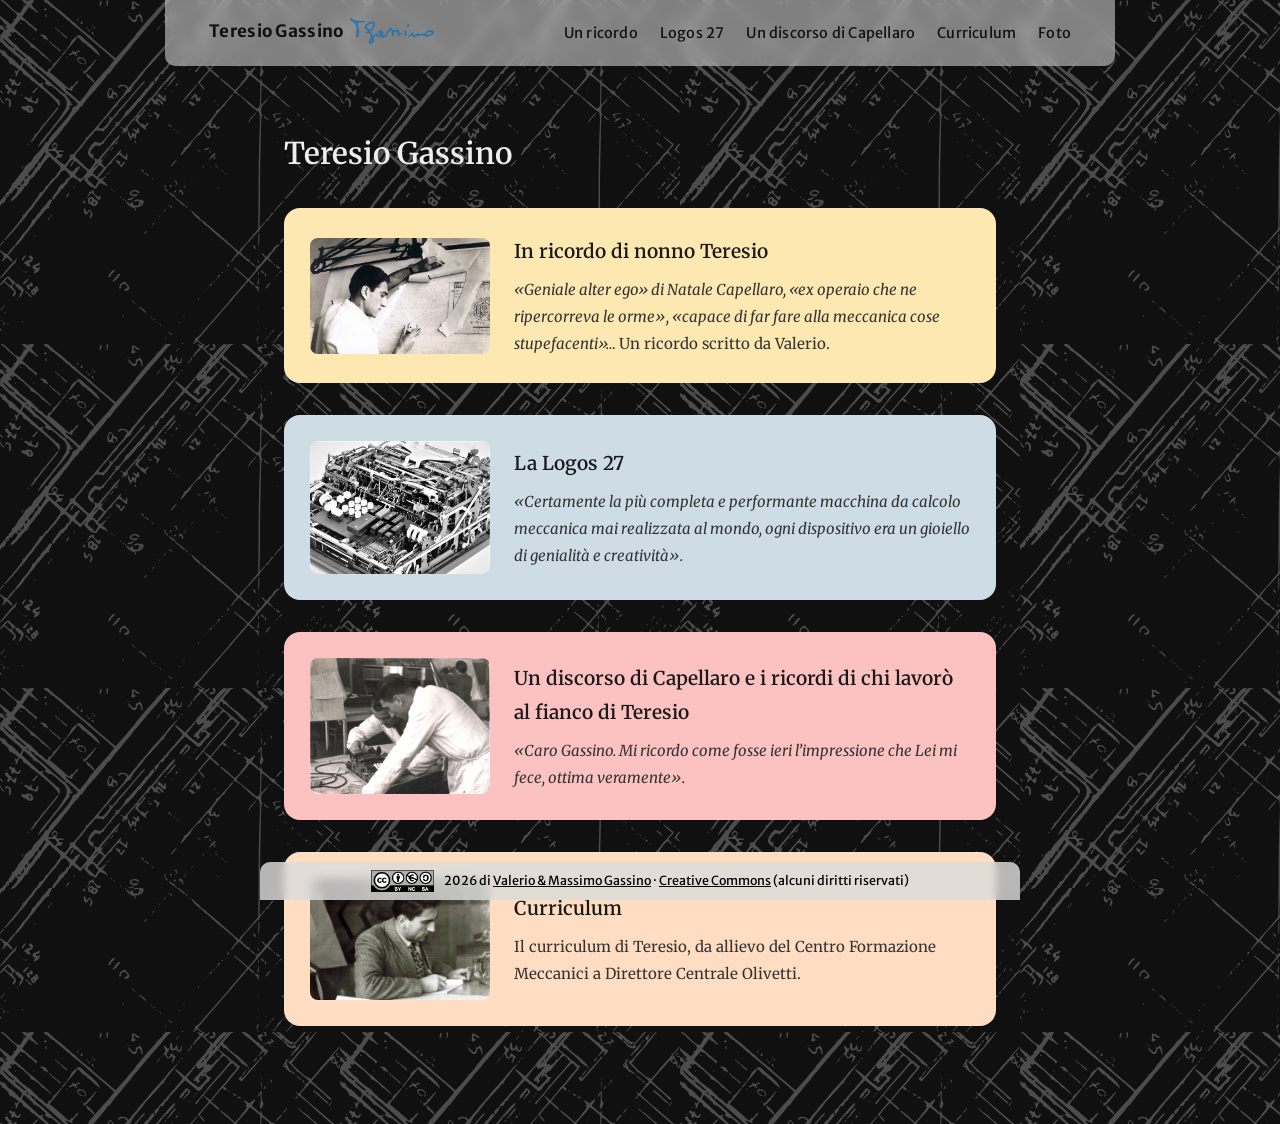
<file: index.html>
<!DOCTYPE html>
<html lang="it">
<head>
<meta charset="UTF-8">
<meta name="viewport" content="width=device-width, initial-scale=1.0">
<title>Teresio Gassino | Progettista meccanico Olivetti</title>
<meta name="description" content="Teresio Gassino progettista meccanico di macchine da calcolo Olivetti, geniale alter ego di Capellaro">
<link rel="preconnect" href="https://fonts.googleapis.com">
<link rel="preconnect" href="https://fonts.gstatic.com" crossorigin>
<link rel="stylesheet" href="css/style.css">
<style>
  .cards { display: flex; flex-direction: column; gap: 32px; margin-top: 20px; }
  .card {
    display: flex;
    gap: 24px;
    align-items: center;
    text-decoration: none;
    color: #1a1a1a;
    padding: 26px;
    border-radius: 16px;
  }
  .card:nth-child(1) { background: #FEE8B2; }
  .card:nth-child(2) { background: #CEDCE6; }
  .card:nth-child(3) { background: #FCC1C1; }
  .card:nth-child(4) { background: #FFDDC2; }
  .card img { width: 180px; border-radius: 8px; flex-shrink: 0; }
  .card h2 { margin: 0 0 8px; font-size: 19px; color: #1a1a1a; }
  .card p { margin: 0; color: #333; font-style: italic; font-size: 15px; }
  .card p .plain { font-style: normal; }
  .card:nth-child(4) p { font-style: normal; }
  @media (max-width: 560px) {
    .card { flex-direction: column; align-items: flex-start; }
    .card img { width: 100%; }
  }
</style>
</head>
<body class="page-index">

<header class="site-nav">
  <div class="nav-inner">
    <a href="index.html" class="brand active">Teresio Gassino <img src="images/firma.svg" alt="" class="brand-signature"></a>
    <nav class="nav-links">
    <a href="home.html">Un ricordo</a>
    <a href="logos.html">Logos 27</a>
    <a href="discorso.html">Un discorso di Capellaro</a>
    <a href="curriculum.html">Curriculum</a>
    <a href="galleria.html">Foto</a>
  </nav>
    <button class="menu-toggle" aria-label="Apri il menu">
      <span></span><span></span><span></span>
    </button>
  </div>
</header>

<main>
  <h1>Teresio Gassino</h1>

  <div class="cards">
    <a class="card reveal-img" href="home.html">
      <img src="images/card-tecnigrafo.jpg" alt="Teresio al tecnigrafo">
      <div>
        <h2>In ricordo di nonno Teresio</h2>
        <p>&laquo;Geniale alter ego&raquo; di Natale Capellaro, &laquo;ex operaio che ne ripercorreva le orme&raquo;, &laquo;capace di far fare alla meccanica cose stupefacenti&raquo;&hellip; <span class="plain">Un ricordo scritto da Valerio.</span></p>
      </div>
    </a>

    <a class="card reveal-img" href="logos.html">
      <img src="images/card-logos.jpg" alt="Logos">
      <div>
        <h2>La Logos 27</h2>
        <p>&laquo;Certamente la pi&ugrave; completa e performante macchina da calcolo meccanica mai realizzata al mondo, ogni dispositivo era un gioiello di genialit&agrave; e creativit&agrave;&raquo;.</p>
      </div>
    </a>

    <a class="card reveal-img" href="discorso.html">
      <img src="images/card-lavoro-1.jpg" alt="Teresio al lavoro">
      <div>
        <h2>Un discorso di Capellaro e i ricordi di chi lavor&ograve; al fianco di Teresio</h2>
        <p>&laquo;Caro Gassino. Mi ricordo come fosse ieri l&rsquo;impressione che Lei mi fece, ottima veramente&raquo;.</p>
      </div>
    </a>

    <a class="card reveal-img" href="curriculum.html">
      <img src="images/card-lavoro-2.jpg" alt="Teresio al lavoro">
      <div>
        <h2>Curriculum</h2>
        <p>Il curriculum di Teresio, da allievo del Centro Formazione Meccanici a Direttore Centrale Olivetti.</p>
      </div>
    </a>
  </div>
</main>

<footer>
  <a href="https://creativecommons.org/licenses/by-nc-sa/4.0/deed.it" target="_blank" rel="noopener">
    <img src="images/creative.png" alt="Licenza Creative Commons" class="cc-logo">
  </a>
  <p>2026 di <a href="mailto:teresiowebpage@protonmail.com">Valerio &amp; Massimo Gassino</a><span class="desktop-dot"> &middot;</span><br class="mobile-break">
  <a href="https://creativecommons.org/licenses/by-nc-sa/4.0/deed.it" target="_blank" rel="noopener">Creative Commons</a> (alcuni diritti riservati)</p>
</footer>

<script src="js/animations.js"></script>
</body>
</html>
</file>
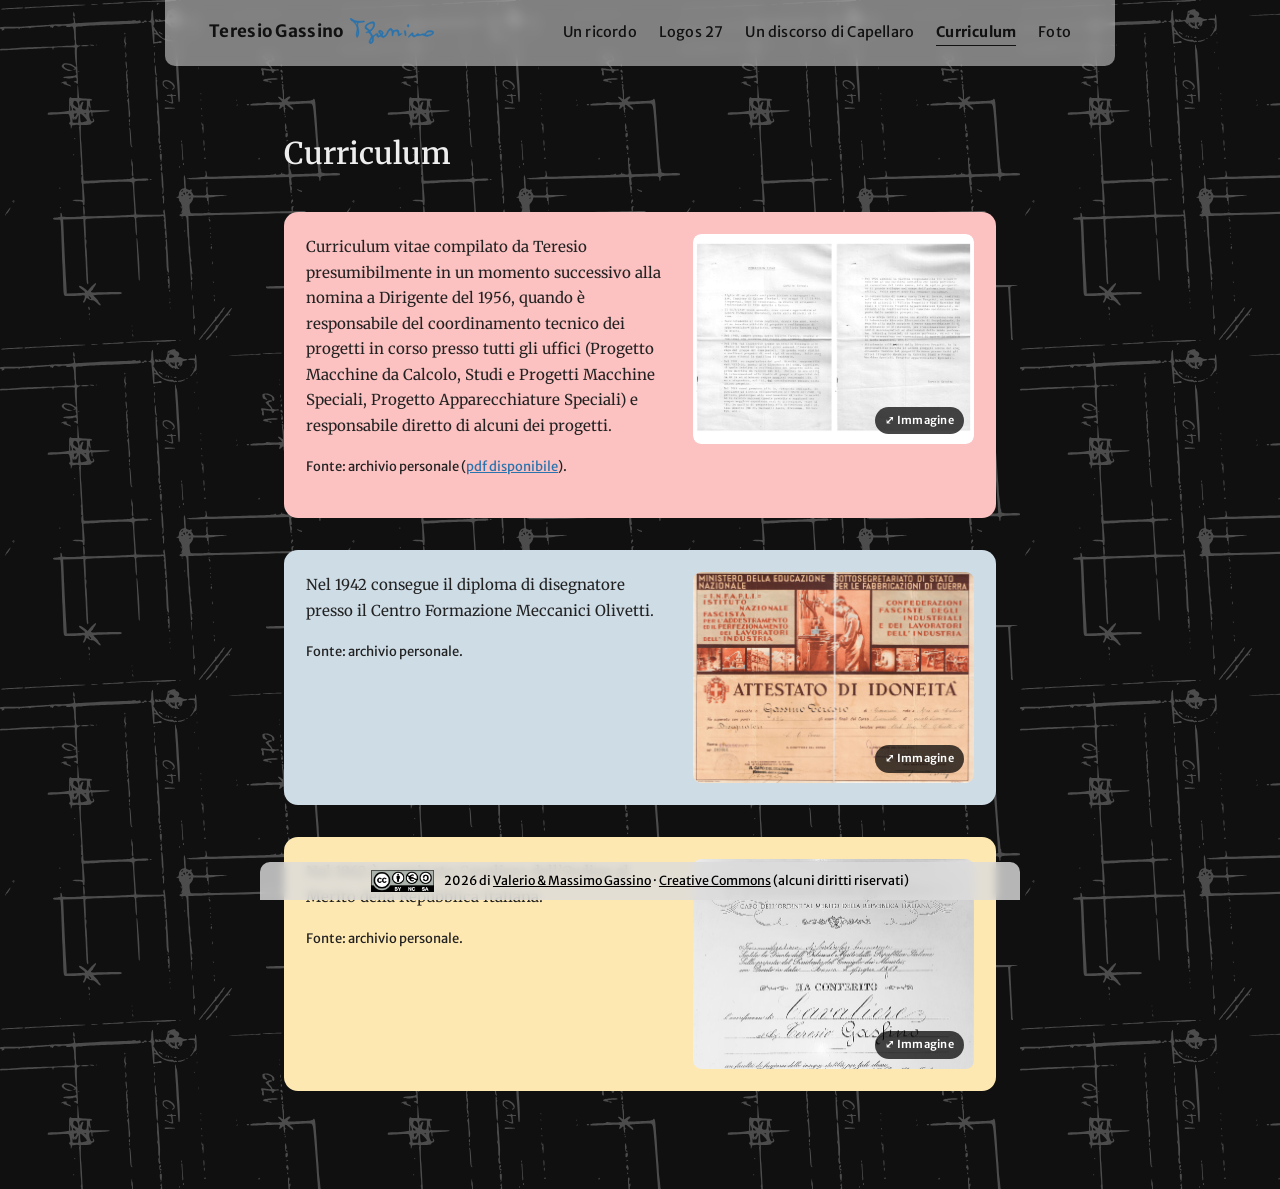
<file: curriculum.html>
<!DOCTYPE html>
<html lang="it">
<head>
<meta charset="UTF-8">
<meta name="viewport" content="width=device-width, initial-scale=1.0">
<title>Teresio Gassino — Curriculum</title>
<link rel="preconnect" href="https://fonts.googleapis.com">
<link rel="preconnect" href="https://fonts.gstatic.com" crossorigin>
<link rel="stylesheet" href="css/style.css">
</head>
<body class="page-curriculum">

<header class="site-nav">
  <div class="nav-inner">
    <a href="index.html" class="brand">Teresio Gassino <img src="images/firma.svg" alt="" class="brand-signature"></a>
    <nav class="nav-links">
    <a href="home.html">Un ricordo</a>
    <a href="logos.html">Logos 27</a>
    <a href="discorso.html">Un discorso di Capellaro</a>
    <a href="curriculum.html" class="active">Curriculum</a>
    <a href="galleria.html">Foto</a>
  </nav>
    <button class="menu-toggle" aria-label="Apri il menu">
      <span></span><span></span><span></span>
    </button>
  </div>
</header>

<main>
  <h1>Curriculum</h1>

  <figure class="reveal-img side from-right align-top color-band" style="--band-color:#FCC1C1;">
    <a href="images/curriculum-fronte.jpg" target="_blank" rel="noopener">
      <img src="images/curriculum-fronte.jpg" alt="Teresio Curriculum">
      <span class="img-badge">&#10530; Immagine</span>
    </a>
    <figcaption>
      <p>Curriculum vitae compilato da Teresio presumibilmente in un momento successivo alla nomina a Dirigente del 1956, quando &egrave; responsabile del coordinamento tecnico dei progetti in corso presso tutti gli uffici (Progetto Macchine da Calcolo, Studi e Progetti Macchine Speciali, Progetto Apparecchiature Speciali) e responsabile diretto di alcuni dei progetti.</p>
      <p class="fonte">Fonte: archivio personale (<a href="pdf/Curriculum.pdf" target="_blank" rel="noopener">pdf disponibile</a>).</p>
    </figcaption>
  </figure>

  <figure class="reveal-img side from-right align-top color-band" style="--band-color:#CEDCE6;">
    <a href="images/diploma-cfm.jpg" target="_blank" rel="noopener">
      <img src="images/diploma-cfm.jpg" alt="Diploma CFM">
      <span class="img-badge">&#10530; Immagine</span>
    </a>
    <figcaption>
      <p>Nel 1942 consegue il diploma di disegnatore presso il Centro Formazione Meccanici Olivetti.</p>
      <p class="fonte">Fonte: archivio personale.</p>
    </figcaption>
  </figure>

  <figure class="reveal-img side from-right align-top crop-top color-band" style="--band-color:#FEE8B2;">
    <a href="images/teresio-cavaliere.jpg" target="_blank" rel="noopener">
      <img src="images/teresio-cavaliere.jpg" alt="Teresio Cavaliere">
      <span class="img-badge">&#10530; Immagine</span>
    </a>
    <figcaption>
      <p>Nel 1962 &egrave; nominato Cavaliere dell&rsquo;Ordine al Merito della Repubblica Italiana.</p>
      <p class="fonte">Fonte: archivio personale.</p>
    </figcaption>
  </figure>
</main>

<footer>
  <a href="https://creativecommons.org/licenses/by-nc-sa/4.0/deed.it" target="_blank" rel="noopener">
    <img src="images/creative.png" alt="Licenza Creative Commons" class="cc-logo">
  </a>
  <p>2026 di <a href="mailto:teresiowebpage@protonmail.com">Valerio &amp; Massimo Gassino</a><span class="desktop-dot"> &middot;</span><br class="mobile-break">
  <a href="https://creativecommons.org/licenses/by-nc-sa/4.0/deed.it" target="_blank" rel="noopener">Creative Commons</a> (alcuni diritti riservati)</p>
</footer>

<script src="js/animations.js"></script>
</body>
</html>
</file>
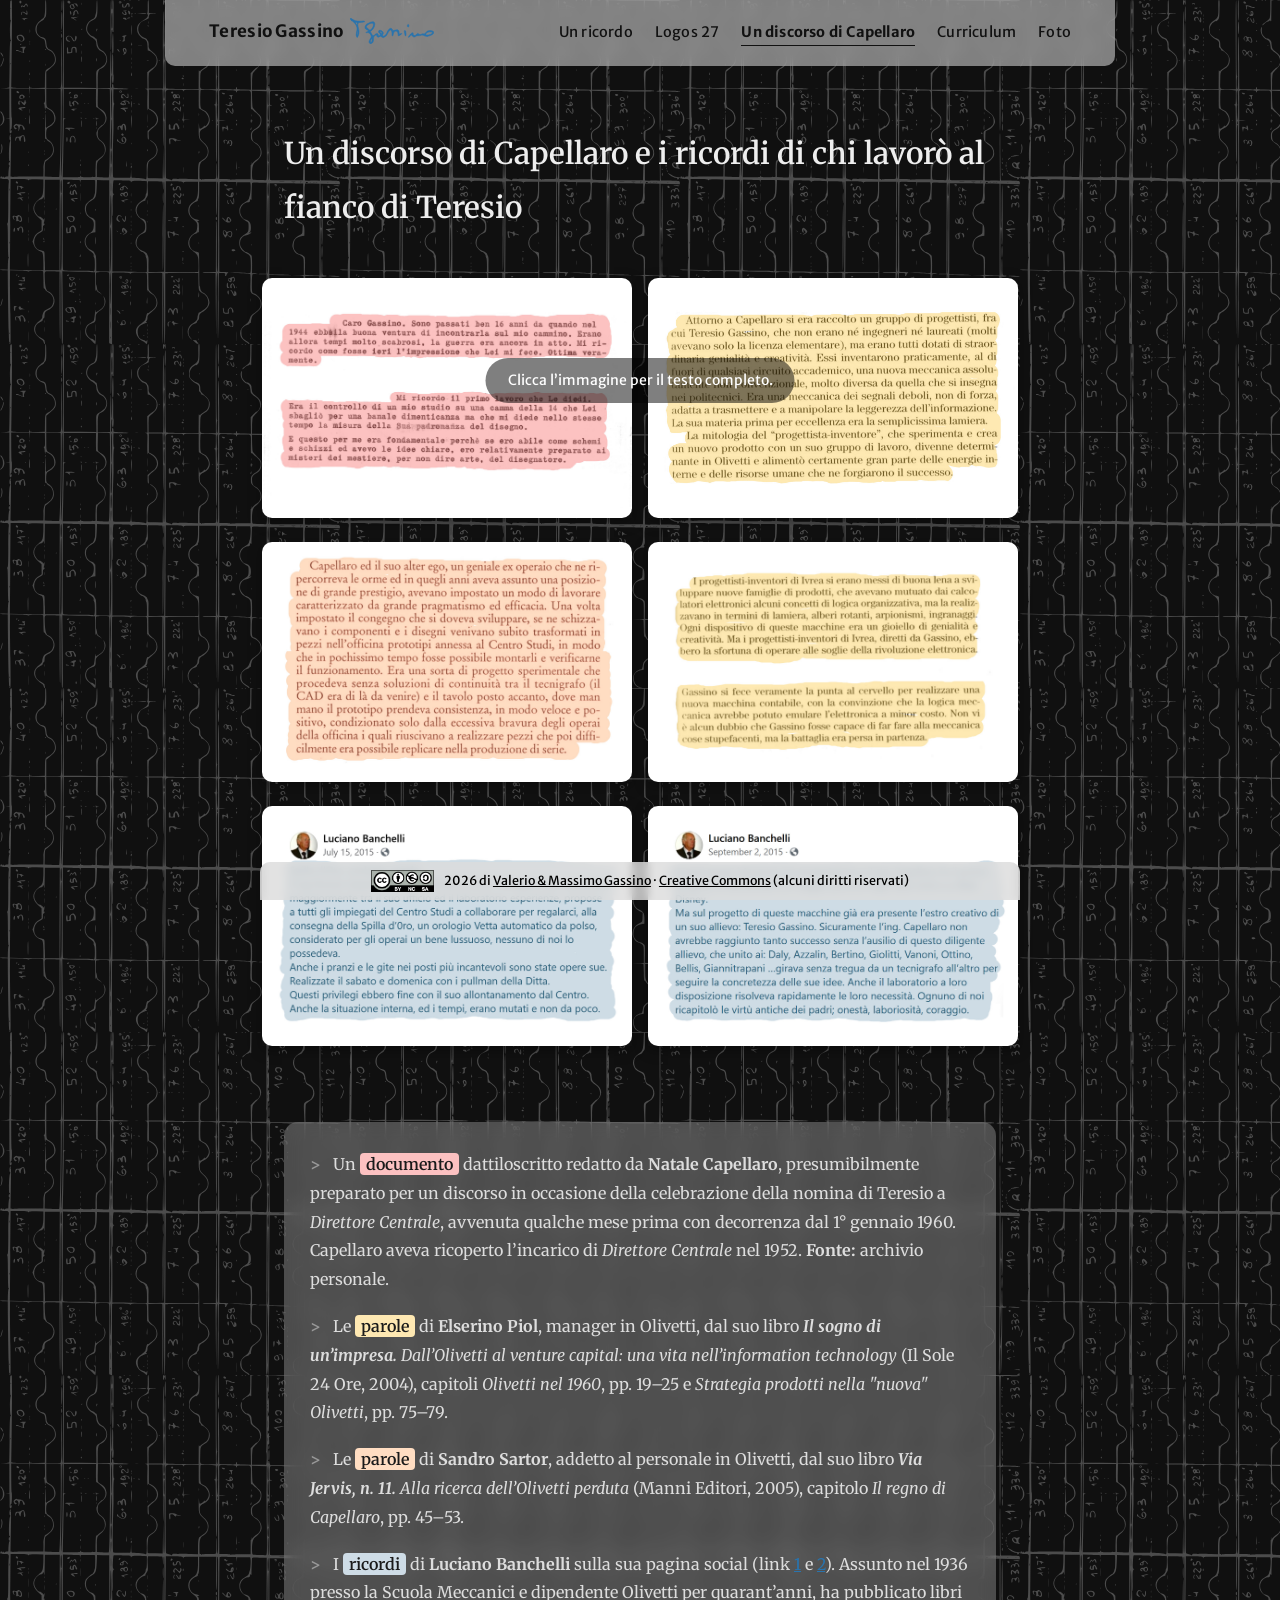
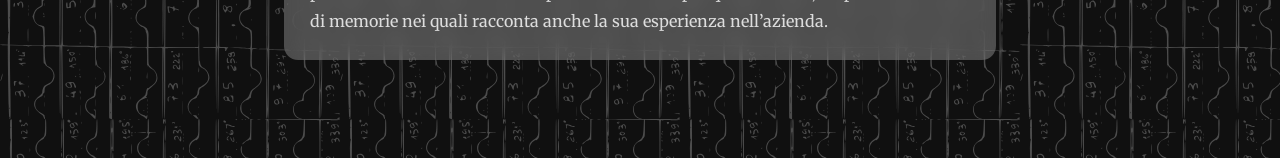
<file: discorso.html>
<!DOCTYPE html>
<html lang="it">
<head>
<meta charset="UTF-8">
<meta name="viewport" content="width=device-width, initial-scale=1.0">
<title>Teresio Gassino — Un discorso di Capellaro</title>
<link rel="preconnect" href="https://fonts.googleapis.com">
<link rel="preconnect" href="https://fonts.gstatic.com" crossorigin>
<link rel="stylesheet" href="css/style.css">
</head>
<body class="page-discorso">

<header class="site-nav">
  <div class="nav-inner">
    <a href="index.html" class="brand">Teresio Gassino <img src="images/firma.svg" alt="" class="brand-signature"></a>
    <nav class="nav-links">
    <a href="home.html">Un ricordo</a>
    <a href="logos.html">Logos 27</a>
    <a href="discorso.html" class="active">Un discorso di Capellaro</a>
    <a href="curriculum.html">Curriculum</a>
    <a href="galleria.html">Foto</a>
  </nav>
    <button class="menu-toggle" aria-label="Apri il menu">
      <span></span><span></span><span></span>
    </button>
  </div>
</header>

<main>
  <h1>Un discorso di Capellaro e i ricordi di chi lavor&ograve; al fianco di Teresio</h1>

  <!-- Six thumbnails slide in together, arranged in 3 rows of 2, well spaced out. -->
  <div class="clump-stage">
    <p class="discorso-hint">Clicca l&rsquo;immagine per il testo completo.</p>
    <div class="clump-anchor">

      <div class="clump-photo" style="--fx:-1100px; --fy:-384px; --tx:-378px; --ty:-384px; --delay:0.05s;">
        <a href="pdf/Capellaro.pdf" target="_blank" rel="noopener">
          <img src="images/discorso/capellaro.jpg" alt="Documento di Capellaro">
        </a>
      </div>

      <div class="clump-photo" style="--fx:1100px; --fy:-384px; --tx:8px; --ty:-384px; --delay:0.18s;">
        <a href="pdf/Piol1.pdf" target="_blank" rel="noopener">
          <img src="images/discorso/piol.jpg" alt="Elserino Piol">
        </a>
      </div>

      <div class="clump-photo" style="--fx:-1100px; --fy:-120px; --tx:-378px; --ty:-120px; --delay:0.31s;">
        <a href="pdf/Sartor.pdf" target="_blank" rel="noopener">
          <img src="images/discorso/sartor.jpg" alt="Sandro Sartor">
        </a>
      </div>

      <div class="clump-photo" style="--fx:1100px; --fy:-120px; --tx:8px; --ty:-120px; --delay:0.44s;">
        <a href="pdf/Piol2.pdf" target="_blank" rel="noopener">
          <img src="images/discorso/piol2.jpg" alt="Elserino Piol">
        </a>
      </div>

      <div class="clump-photo" style="--fx:-1100px; --fy:144px; --tx:-378px; --ty:144px; --delay:0.57s;">
        <a href="pdf/BanchelliLogos.jpg" target="_blank" rel="noopener">
          <img src="images/discorso/banchelli1.jpg" alt="Luciano Banchelli">
        </a>
      </div>

      <div class="clump-photo" style="--fx:1100px; --fy:144px; --tx:8px; --ty:144px; --delay:0.7s;">
        <a href="pdf/BanchelliRicordo.jpg" target="_blank" rel="noopener">
          <img src="images/discorso/banchelli2.jpg" alt="Luciano Banchelli">
        </a>
      </div>

    </div>
  </div>

  <!-- All the text sits below the clustered images, in one dark band -->
  <div class="ritagli-band">
    <p>
      Un <a href="pdf/Capellaro.pdf" target="_blank" rel="noopener" class="hl" style="background:#FCC1C1;">documento</a> dattiloscritto redatto da <strong>Natale Capellaro</strong>, presumibilmente preparato per un discorso in occasione della celebrazione della nomina di Teresio a <em>Direttore Centrale</em>, avvenuta qualche mese prima con decorrenza dal 1&deg; gennaio 1960. Capellaro aveva ricoperto l&rsquo;incarico di <em>Direttore Centrale</em> nel 1952. <strong>Fonte:</strong> archivio personale.
    </p>

    <p>
      Le <a href="pdf/PiolFull.pdf" target="_blank" rel="noopener" class="hl" style="background:#FEE8B2;">parole</a> di <strong>Elserino Piol</strong>, manager in Olivetti, dal suo libro <strong><em>Il sogno di un&rsquo;impresa.</em></strong> <em>Dall&rsquo;Olivetti al venture capital: una vita nell&rsquo;information technology</em> (Il Sole 24 Ore, 2004), capitoli <em>Olivetti nel 1960</em>, pp. 19&ndash;25 e <em>Strategia prodotti nella "nuova" Olivetti</em>, pp. 75&ndash;79.
    </p>

    <p>
      Le <a href="pdf/Sartor.pdf" target="_blank" rel="noopener" class="hl" style="background:#FFDDC2;">parole</a> di <strong>Sandro Sartor</strong>, addetto al personale in Olivetti, dal suo libro <strong><em>Via Jervis, n. 11.</em></strong> <em>Alla ricerca dell&rsquo;Olivetti perduta</em> (Manni Editori, 2005), capitolo <em>Il regno di Capellaro</em>, pp. 45&ndash;53.
    </p>

    <p>
      I <a href="pdf/BanchelliFull.jpg" target="_blank" rel="noopener" class="hl" style="background:#CEDCE6;">ricordi</a> di <strong>Luciano Banchelli</strong> sulla sua pagina social (link <a href="https://www.facebook.com/luciano.banchelli.5/posts/910468195707081" target="_blank" rel="noopener">1</a> e <a href="https://www.facebook.com/photo?fbid=885829444837623" target="_blank" rel="noopener">2</a>). Assunto nel 1936 presso la Scuola Meccanici e dipendente Olivetti per quarant&rsquo;anni, ha pubblicato libri di memorie nei quali racconta anche la sua esperienza nell&rsquo;azienda.
    </p>
  </div>
</main>

<footer>
  <a href="https://creativecommons.org/licenses/by-nc-sa/4.0/deed.it" target="_blank" rel="noopener">
    <img src="images/creative.png" alt="Licenza Creative Commons" class="cc-logo">
  </a>
  <p>2026 di <a href="mailto:teresiowebpage@protonmail.com">Valerio &amp; Massimo Gassino</a><span class="desktop-dot"> &middot;</span><br class="mobile-break">
  <a href="https://creativecommons.org/licenses/by-nc-sa/4.0/deed.it" target="_blank" rel="noopener">Creative Commons</a> (alcuni diritti riservati)</p>
</footer>

<script src="js/animations.js"></script>
</body>
</html>
</file>
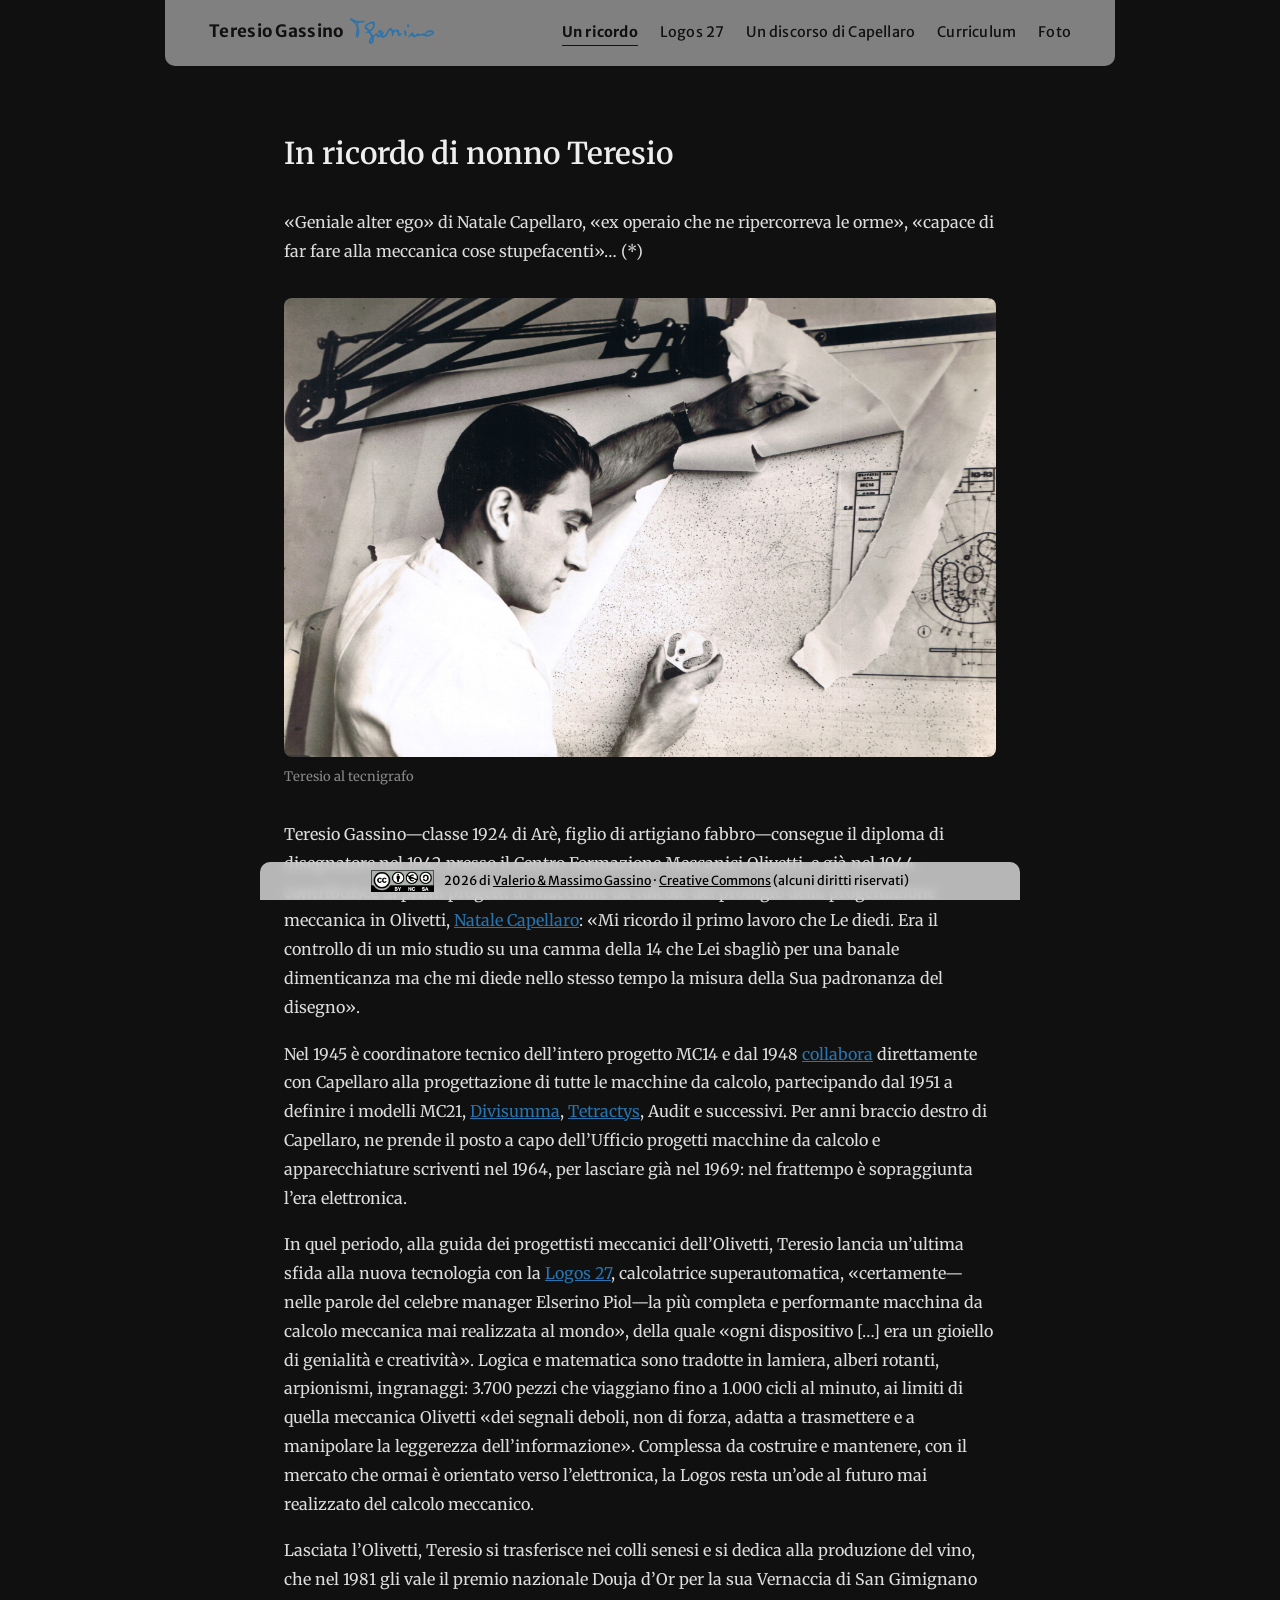
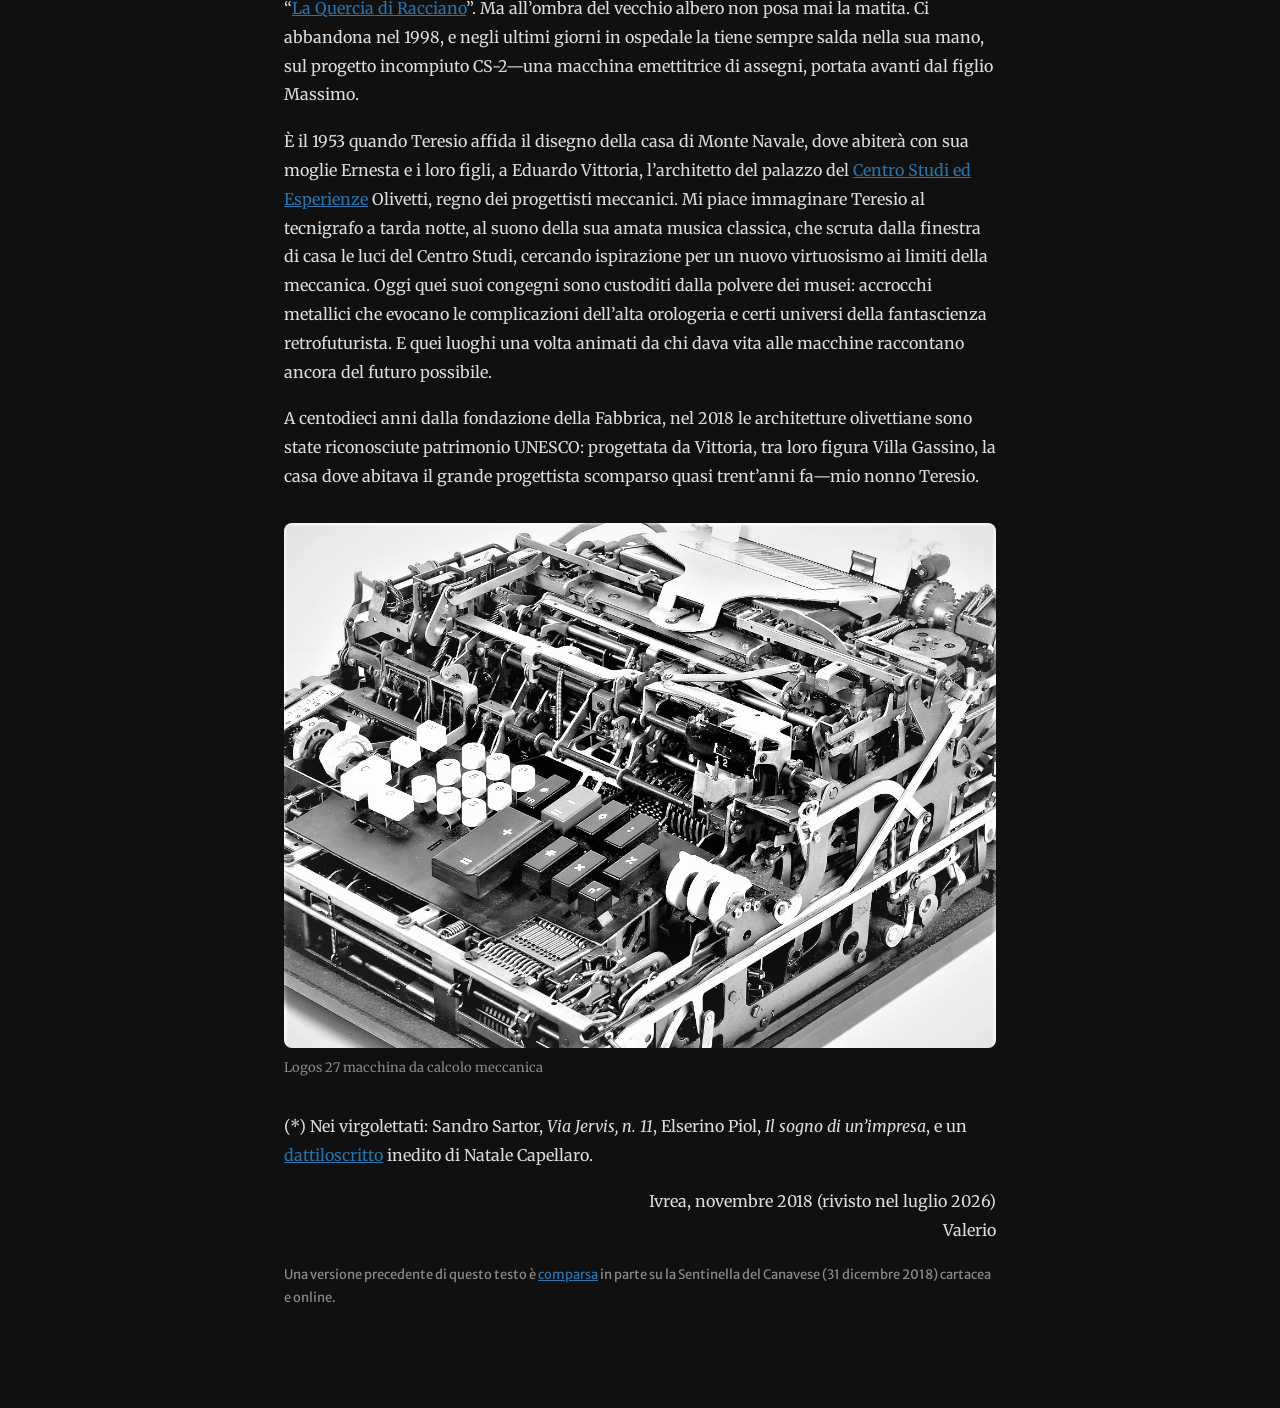
<file: home.html>
<!DOCTYPE html>
<html lang="it">
<head>
<meta charset="UTF-8">
<meta name="viewport" content="width=device-width, initial-scale=1.0">
<title>Teresio Gassino — Un ricordo di Valerio</title>
<link rel="preconnect" href="https://fonts.googleapis.com">
<link rel="preconnect" href="https://fonts.gstatic.com" crossorigin>
<link rel="stylesheet" href="css/style.css">
</head>
<body>

<header class="site-nav">
  <div class="nav-inner">
    <a href="index.html" class="brand">Teresio Gassino <img src="images/firma.svg" alt="" class="brand-signature"></a>
    <nav class="nav-links">
    <a href="home.html" class="active">Un ricordo</a>
    <a href="logos.html">Logos 27</a>
    <a href="discorso.html">Un discorso di Capellaro</a>
    <a href="curriculum.html">Curriculum</a>
    <a href="galleria.html">Foto</a>
  </nav>
    <button class="menu-toggle" aria-label="Apri il menu">
      <span></span><span></span><span></span>
    </button>
  </div>
</header>

<main>
  <h1>In ricordo di nonno Teresio</h1>

  <p>«Geniale alter ego» di Natale Capellaro, «ex operaio che ne ripercorreva le orme», «capace di far fare alla meccanica cose stupefacenti»&hellip; (*)</p>

  <figure class="reveal-img">
    <img src="images/teresio-tecnigrafo.jpg" alt="Teresio Progettista al Tecnigrafo">
    <figcaption>Teresio al tecnigrafo</figcaption>
  </figure>

  <p>Teresio Gassino&mdash;classe 1924 di Ar&egrave;, figlio di artigiano fabbro&mdash;consegue il diploma di disegnatore nel 1942 presso il Centro Formazione Meccanici Olivetti, e gi&agrave; nel 1944 contribuisce ai primi progetti di macchine da calcolo del prodigio della progettazione meccanica in Olivetti, <a href="https://www.storiaolivetti.it/articolo/38-natale-capellaro-la-genialita-di-un-autodidatta/" target="_blank" rel="noopener">Natale Capellaro</a>: &laquo;Mi ricordo il primo lavoro che Le diedi. Era il controllo di un mio studio su una camma della 14 che Lei sbagli&ograve; per una banale dimenticanza ma che mi diede nello stesso tempo la misura della Sua padronanza del disegno&raquo;.</p>

  <p>Nel 1945 &egrave; coordinatore tecnico dell&rsquo;intero progetto MC14 e dal 1948 <a href="https://www.storiaolivetti.it/immagine/1667/" target="_blank" rel="noopener">collabora</a> direttamente con Capellaro alla progettazione di tutte le macchine da calcolo, partecipando dal 1951 a definire i modelli MC21, <a href="https://www.storiaolivetti.it/articolo/88-quando-linnovazione-paga-le-calcolatrici-meccan/" target="_blank" rel="noopener">Divisumma</a>, <a href="https://www.storiaolivetti.it/articolo/125-tetractys-una-calcolatrice-meccanica-senza-riv/" target="_blank" rel="noopener">Tetractys</a>, Audit e successivi. Per anni braccio destro di Capellaro, ne prende il posto a capo dell&rsquo;Ufficio progetti macchine da calcolo e apparecchiature scriventi nel 1964, per lasciare gi&agrave; nel 1969: nel frattempo &egrave; sopraggiunta l&rsquo;era elettronica.</p>

  <p>In quel periodo, alla guida dei progettisti meccanici dell&rsquo;Olivetti, Teresio lancia un&rsquo;ultima sfida alla nuova tecnologia con la <a href="logos.html">Logos 27</a>, calcolatrice superautomatica, &laquo;certamente&mdash;nelle parole del celebre manager Elserino Piol&mdash;la pi&ugrave; completa e performante macchina da calcolo meccanica mai realizzata al mondo&raquo;, della quale &laquo;ogni dispositivo [&hellip;] era un gioiello di genialit&agrave; e creativit&agrave;&raquo;. Logica e matematica sono tradotte in lamiera, alberi rotanti, arpionismi, ingranaggi: 3.700 pezzi che viaggiano fino a 1.000 cicli al minuto, ai limiti di quella meccanica Olivetti &laquo;dei segnali deboli, non di forza, adatta a trasmettere e a manipolare la leggerezza dell&rsquo;informazione&raquo;. Complessa da costruire e mantenere, con il mercato che ormai &egrave; orientato verso l&rsquo;elettronica, la Logos resta un&rsquo;ode al futuro mai realizzato del calcolo meccanico.</p>

  <p>Lasciata l&rsquo;Olivetti, Teresio si trasferisce nei colli senesi e si dedica alla produzione del vino, che nel 1981 gli vale il premio nazionale Douja d&rsquo;Or per la sua Vernaccia di San Gimignano &ldquo;<a href="quercia.html">La Quercia di Racciano</a>&rdquo;. Ma all&rsquo;ombra del vecchio albero non posa mai la matita. Ci abbandona nel 1998, e negli ultimi giorni in ospedale la tiene sempre salda nella sua mano, sul progetto incompiuto CS-2&mdash;una macchina emettitrice di assegni, portata avanti dal figlio Massimo.</p>

  <p>&Egrave; il 1953 quando Teresio affida il disegno della casa di Monte Navale, dove abiter&agrave; con sua moglie Ernesta e i loro figli, a Eduardo Vittoria, l&rsquo;architetto del palazzo del <a href="https://www.storiaolivetti.it/articolo/4-la-palazzina-del-centro-studi-ed-esperienze-a-iv/" target="_blank" rel="noopener">Centro Studi ed Esperienze</a> Olivetti, regno dei progettisti meccanici. Mi piace immaginare Teresio al tecnigrafo a tarda notte, al suono della sua amata musica classica, che scruta dalla finestra di casa le luci del Centro Studi, cercando ispirazione per un nuovo virtuosismo ai limiti della meccanica. Oggi quei suoi congegni sono custoditi dalla polvere dei musei: accrocchi metallici che evocano le complicazioni dell&rsquo;alta orologeria e certi universi della fantascienza retrofuturista. E quei luoghi una volta animati da chi dava vita alle macchine raccontano ancora del futuro possibile.</p>

  <p>A centodieci anni dalla fondazione della Fabbrica, nel 2018 le architetture olivettiane sono state riconosciute patrimonio UNESCO: progettata da Vittoria, tra loro figura Villa Gassino, la casa dove abitava il grande progettista scomparso quasi trent&rsquo;anni fa&mdash;mio nonno Teresio.</p>

  <figure class="reveal-img from-right">
    <img src="images/logos-27.jpg" alt="Logos 27 macchina da calcolo meccanica">
    <figcaption>Logos 27 macchina da calcolo meccanica</figcaption>
  </figure>

  <p>(*) Nei virgolettati: Sandro Sartor, <em>Via Jervis, n. 11</em>, Elserino Piol, <em>Il sogno di un&rsquo;impresa</em>, e un <a href="discorso.html">dattiloscritto</a> inedito di Natale Capellaro.</p>

  <p style="text-align:right;">Ivrea, novembre 2018 (rivisto nel luglio 2026)<br>Valerio</p>

  <p class="fonte">Una versione precedente di questo testo &egrave; <a href="pdf/Sentinella.pdf" target="_blank" rel="noopener">comparsa</a> in parte su la Sentinella del Canavese (31 dicembre 2018) cartacea e online.</p>
</main>

<footer>
  <a href="https://creativecommons.org/licenses/by-nc-sa/4.0/deed.it" target="_blank" rel="noopener">
    <img src="images/creative.png" alt="Licenza Creative Commons" class="cc-logo">
  </a>
  <p>2026 di <a href="mailto:teresiowebpage@protonmail.com">Valerio &amp; Massimo Gassino</a><span class="desktop-dot"> &middot;</span><br class="mobile-break">
  <a href="https://creativecommons.org/licenses/by-nc-sa/4.0/deed.it" target="_blank" rel="noopener">Creative Commons</a> (alcuni diritti riservati)</p>
</footer>

<script src="js/animations.js"></script>
</body>
</html>
</file>
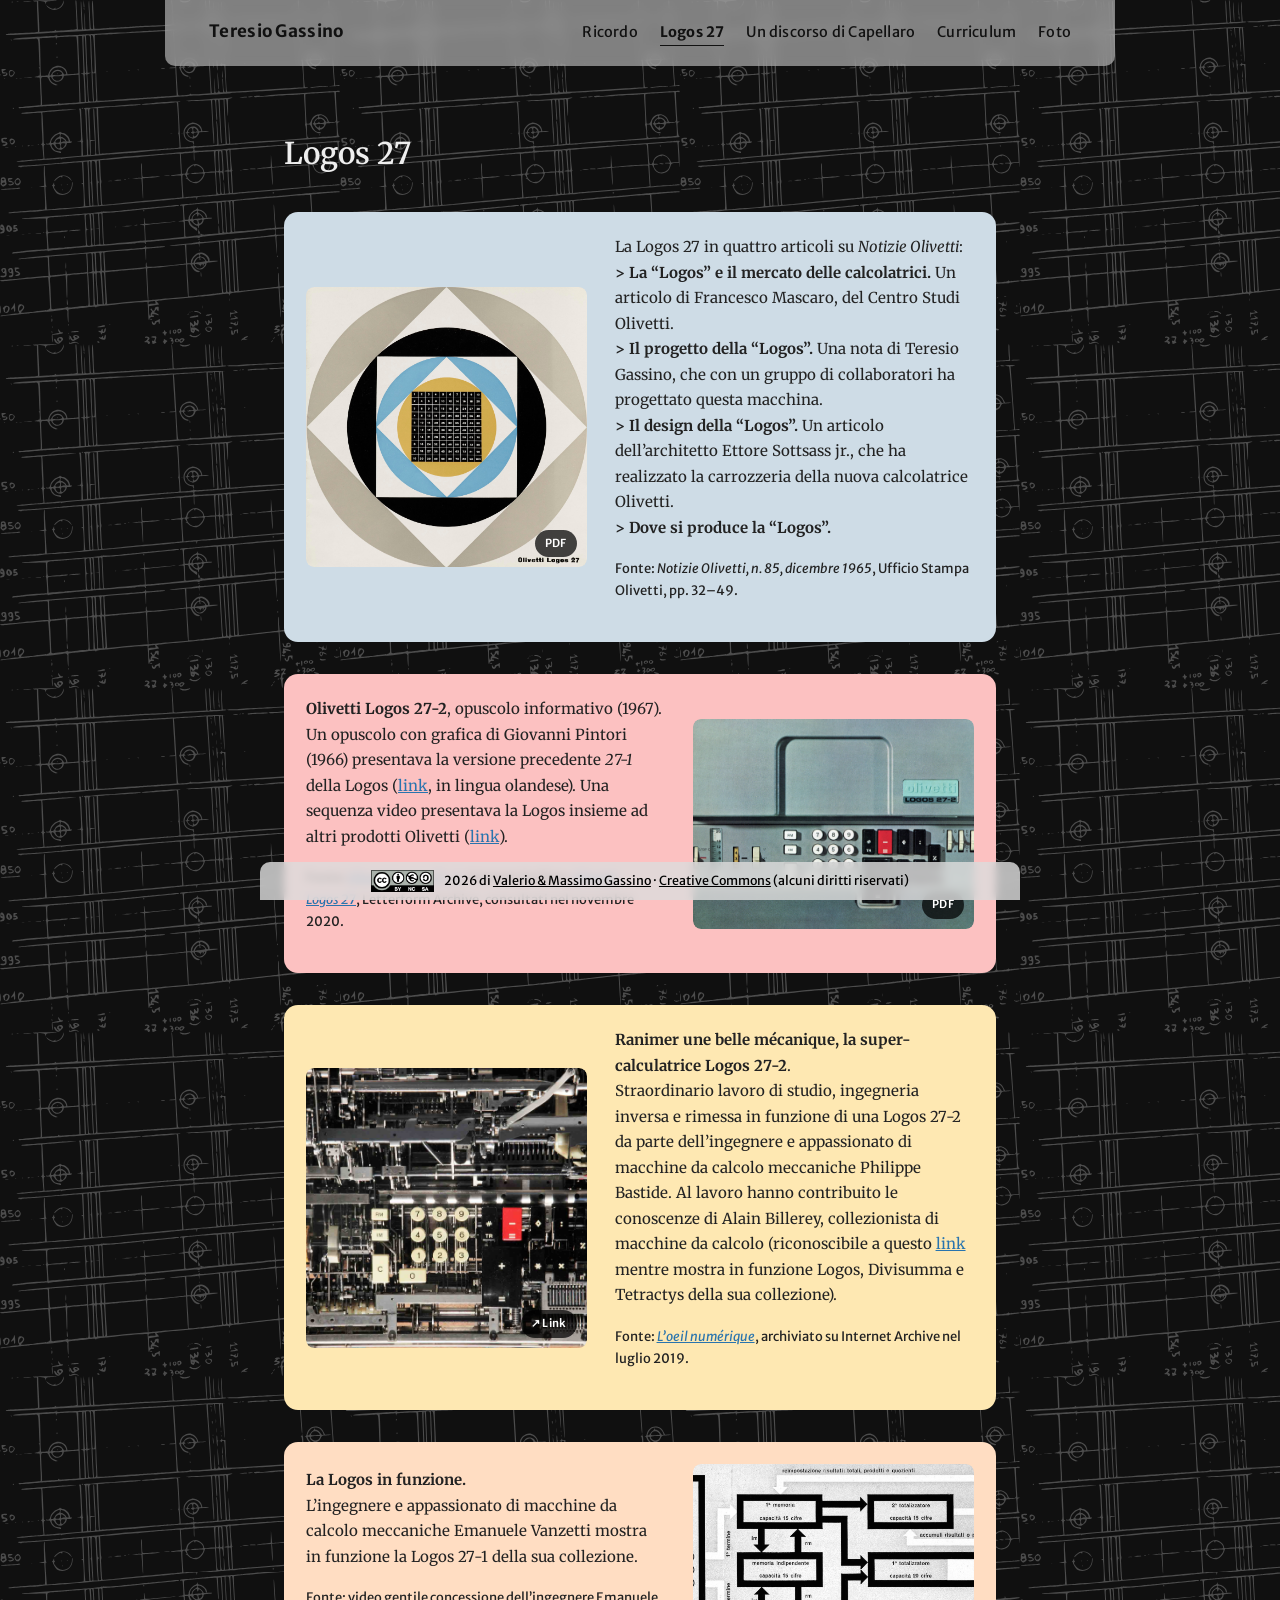
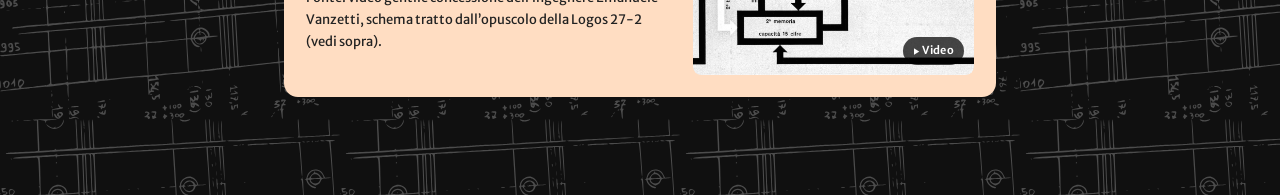
<file: logos-27.html>
<!DOCTYPE html>
<html lang="it">
<head>
<meta charset="UTF-8">
<meta name="viewport" content="width=device-width, initial-scale=1.0">
<title>Teresio Gassino — Logos 27</title>
<link rel="preconnect" href="https://fonts.googleapis.com">
<link rel="preconnect" href="https://fonts.gstatic.com" crossorigin>
<link rel="stylesheet" href="css/style.css">
</head>
<body class="page-logos">

<header class="site-nav">
  <div class="nav-inner">
    <a href="index.html" class="brand">Teresio Gassino</a>
    <nav class="nav-links">
    <a href="home.html">Ricordo</a>
    <a href="logos-27.html" class="active">Logos 27</a>
    <a href="un-discorso-di-capellaro.html">Un discorso di Capellaro</a>
    <a href="curriculum.html">Curriculum</a>
    <a href="galleria-immagini.html">Foto</a>
  </nav>
    <button class="menu-toggle" aria-label="Apri il menu">
      <span></span><span></span><span></span>
    </button>
  </div>
</header>

<main>
  <h1>Logos 27</h1>

  <figure class="reveal-img side square color-band" style="--band-color:#CEDCE6;">
    <a href="pdf/NotizieOlivetti.pdf" target="_blank" rel="noopener">
      <img src="images/logos-pintori.jpg" alt="Logos Pintori">
      <span class="img-badge">PDF</span>
    </a>
    <figcaption>
      <p>La Logos 27 in quattro articoli su <em>Notizie Olivetti</em>:<br>
      <strong>> La &ldquo;Logos&rdquo; e il mercato delle calcolatrici.</strong> Un articolo di Francesco Mascaro, del Centro Studi Olivetti.<br>
      <strong>> Il progetto della &ldquo;Logos&rdquo;.</strong> Una nota di Teresio Gassino, che con un gruppo di collaboratori ha progettato questa macchina.<br>
      <strong>> Il design della &ldquo;Logos&rdquo;.</strong> Un articolo dell&rsquo;architetto Ettore Sottsass jr., che ha realizzato la carrozzeria della nuova calcolatrice Olivetti.<br>
      <strong>> Dove si produce la &ldquo;Logos&rdquo;.</strong></p>
      <p class="fonte">Fonte: <em>Notizie Olivetti, n. 85, dicembre 1965</em>, Ufficio Stampa Olivetti, pp. 32&ndash;49.</p>
    </figcaption>
  </figure>

  <figure class="reveal-img side from-right color-band" style="--band-color:#FCC1C1;">
    <a href="pdf/Opuscolo1.pdf" target="_blank" rel="noopener">
      <img src="images/logos-opuscolo.jpg" alt="Logos Opuscolo">
      <span class="img-badge">PDF</span>
    </a>
    <figcaption>
      <p><strong>Olivetti Logos 27-2</strong>, opuscolo informativo (1967).<br>
      Un opuscolo con grafica di Giovanni Pintori (1966) presentava la versione precedente <em>27-1</em> della Logos (<a href="pdf/Opuscolo2.pdf" target="_blank" rel="noopener">link</a>, in lingua olandese). Una sequenza video presentava la Logos insieme ad altri prodotti Olivetti (<a href="https://www.youtube.com/watch?v=lfbH4H8zvMU" target="_blank" rel="noopener">link</a>).</p>
      <p class="fonte">Fonte: <a href="https://archive.org/details/olivettilogos272/" target="_blank" rel="noopener"><em>Olivetti Logos&nbsp27-2</em></a>, Internet Archive, <a href="http://oa.letterformarchive.org/item?workID=lfa_pintori_0011" target="_blank" rel="noopener"><em>Olivetti Logos&nbsp27</em></a>, Letterform Archive, consultati nel novembre 2020.</p>
    </figcaption>
  </figure>

  <figure class="reveal-img side square color-band" style="--band-color:#FEE8B2;">
    <a href="http://web.archive.org/web/20190709182245/http://ananke.blog.lemonde.fr/tag/logos-27-2/" target="_blank" rel="noopener">
      <img src="images/ranimer-belle-mecanique.jpg" alt="Ranimer une belle mecanique">
      <span class="img-badge">&#8599; Link</span>
    </a>
    <figcaption>
      <p><strong>Ranimer une belle m&eacute;canique, la super-calculatrice Logos&nbsp27-2</strong>.<br>
      Straordinario lavoro di studio, ingegneria inversa e rimessa in funzione di una Logos 27-2 da parte dell&rsquo;ingegnere e appassionato di macchine da calcolo meccaniche Philippe Bastide. Al lavoro hanno contribuito le conoscenze di Alain Billerey, collezionista di macchine da calcolo (riconoscibile a questo <a href="https://www.youtube.com/watch?v=8Ra22FApGu0" target="_blank" rel="noopener">link</a> mentre mostra in funzione Logos, Divisumma e Tetractys della sua collezione).</p>
      <p class="fonte">Fonte: <a href="http://web.archive.org/web/20190709182245/http://ananke.blog.lemonde.fr/tag/logos-27-2/" target="_blank" rel="noopener"><em>L&rsquo;oeil num&eacute;rique</em></a>, archiviato su Internet Archive nel luglio 2019.</p>
    </figcaption>
  </figure>

  <figure class="reveal-img side from-right color-band" style="--band-color:#FFDDC2;">
    <a href="pdf/Logos.mp4" target="_blank" rel="noopener">
      <img src="images/schema-logos.jpg" alt="Schema Logos">
      <span class="img-badge">&#9654; Video</span>
    </a>
    <figcaption>
      <p><strong>La Logos in funzione.</strong><br>
      L&rsquo;ingegnere e appassionato di macchine da calcolo meccaniche Emanuele Vanzetti mostra in funzione la Logos 27-1 della sua collezione.</p>
      <p class="fonte">Fonte: video gentile concessione dell&rsquo;ingegnere Emanuele Vanzetti, schema tratto dall&rsquo;opuscolo della Logos&nbsp27-2 (vedi sopra).</p>
    </figcaption>
  </figure>
</main>

<footer>
  <a href="https://creativecommons.org/licenses/by-nc-sa/4.0/deed.it" target="_blank" rel="noopener">
    <img src="images/creative.png" alt="Licenza Creative Commons" class="cc-logo">
  </a>
  <p>2026 di <a href="mailto:teresiowebpage@protonmail.com">Valerio &amp; Massimo Gassino</a><span class="desktop-dot"> &middot;</span><br class="mobile-break">
  <a href="https://creativecommons.org/licenses/by-nc-sa/4.0/deed.it" target="_blank" rel="noopener">Creative Commons</a> (alcuni diritti riservati)</p>
</footer>

<script src="js/animations.js"></script>
</body>
</html>
</file>
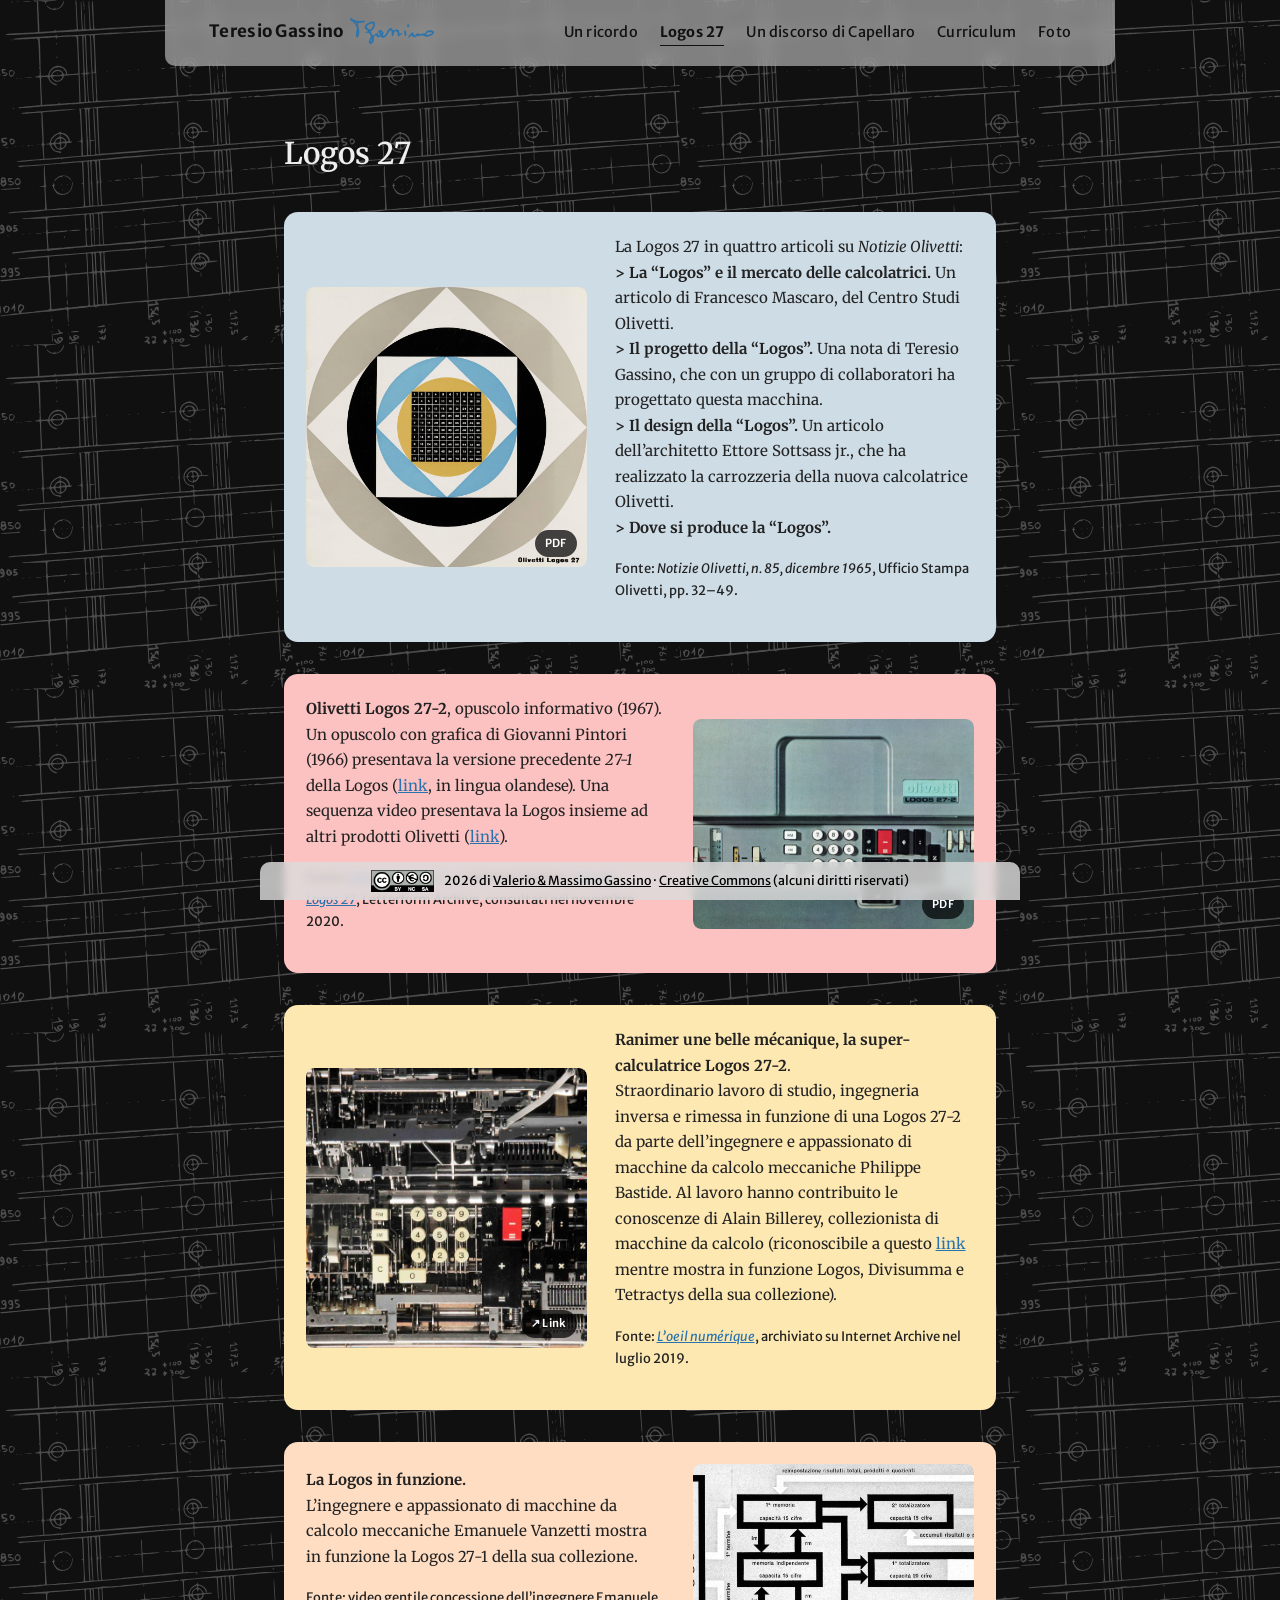
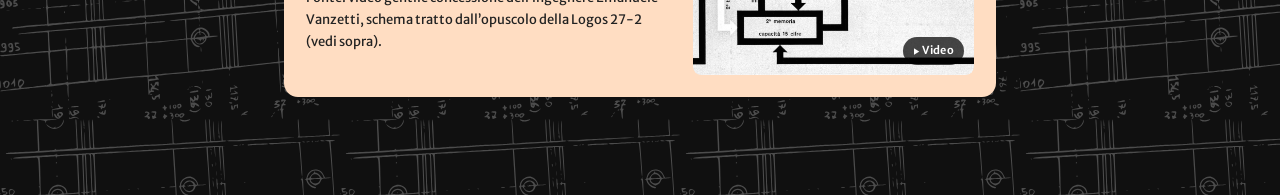
<file: logos.html>
<!DOCTYPE html>
<html lang="it">
<head>
<meta charset="UTF-8">
<meta name="viewport" content="width=device-width, initial-scale=1.0">
<title>Teresio Gassino — Logos 27</title>
<link rel="preconnect" href="https://fonts.googleapis.com">
<link rel="preconnect" href="https://fonts.gstatic.com" crossorigin>
<link rel="stylesheet" href="css/style.css">
</head>
<body class="page-logos">

<header class="site-nav">
  <div class="nav-inner">
    <a href="index.html" class="brand">Teresio Gassino <img src="images/firma.svg" alt="" class="brand-signature"></a>
    <nav class="nav-links">
    <a href="home.html">Un ricordo</a>
    <a href="logos.html" class="active">Logos 27</a>
    <a href="discorso.html">Un discorso di Capellaro</a>
    <a href="curriculum.html">Curriculum</a>
    <a href="galleria.html">Foto</a>
  </nav>
    <button class="menu-toggle" aria-label="Apri il menu">
      <span></span><span></span><span></span>
    </button>
  </div>
</header>

<main>
  <h1>Logos 27</h1>

  <figure class="reveal-img side square color-band" style="--band-color:#CEDCE6;">
    <a href="pdf/NotizieOlivetti.pdf" target="_blank" rel="noopener">
      <img src="images/logos-pintori.jpg" alt="Logos Pintori">
      <span class="img-badge">PDF</span>
    </a>
    <figcaption>
      <p>La Logos 27 in quattro articoli su <em>Notizie Olivetti</em>:<br>
      <strong>> La &ldquo;Logos&rdquo; e il mercato delle calcolatrici.</strong> Un articolo di Francesco Mascaro, del Centro Studi Olivetti.<br>
      <strong>> Il progetto della &ldquo;Logos&rdquo;.</strong> Una nota di Teresio Gassino, che con un gruppo di collaboratori ha progettato questa macchina.<br>
      <strong>> Il design della &ldquo;Logos&rdquo;.</strong> Un articolo dell&rsquo;architetto Ettore Sottsass jr., che ha realizzato la carrozzeria della nuova calcolatrice Olivetti.<br>
      <strong>> Dove si produce la &ldquo;Logos&rdquo;.</strong></p>
      <p class="fonte">Fonte: <em>Notizie Olivetti, n. 85, dicembre 1965</em>, Ufficio Stampa Olivetti, pp. 32&ndash;49.</p>
    </figcaption>
  </figure>

  <figure class="reveal-img side from-right color-band" style="--band-color:#FCC1C1;">
    <a href="pdf/Opuscolo1.pdf" target="_blank" rel="noopener">
      <img src="images/logos-opuscolo.jpg" alt="Logos Opuscolo">
      <span class="img-badge">PDF</span>
    </a>
    <figcaption>
      <p><strong>Olivetti Logos 27-2</strong>, opuscolo informativo (1967).<br>
      Un opuscolo con grafica di Giovanni Pintori (1966) presentava la versione precedente <em>27-1</em> della Logos (<a href="pdf/Opuscolo2.pdf" target="_blank" rel="noopener">link</a>, in lingua olandese). Una sequenza video presentava la Logos insieme ad altri prodotti Olivetti (<a href="https://www.youtube.com/watch?v=lfbH4H8zvMU" target="_blank" rel="noopener">link</a>).</p>
      <p class="fonte">Fonte: <a href="https://archive.org/details/olivettilogos272/" target="_blank" rel="noopener"><em>Olivetti Logos&nbsp27-2</em></a>, Internet Archive, <a href="http://oa.letterformarchive.org/item?workID=lfa_pintori_0011" target="_blank" rel="noopener"><em>Olivetti Logos&nbsp27</em></a>, Letterform Archive, consultati nel novembre 2020.</p>
    </figcaption>
  </figure>

  <figure class="reveal-img side square color-band" style="--band-color:#FEE8B2;">
    <a href="http://web.archive.org/web/20190709182245/http://ananke.blog.lemonde.fr/tag/logos-27-2/" target="_blank" rel="noopener">
      <img src="images/ranimer-belle-mecanique.jpg" alt="Ranimer une belle mecanique">
      <span class="img-badge">&#8599; Link</span>
    </a>
    <figcaption>
      <p><strong>Ranimer une belle m&eacute;canique, la super-calculatrice Logos&nbsp27-2</strong>.<br>
      Straordinario lavoro di studio, ingegneria inversa e rimessa in funzione di una Logos 27-2 da parte dell&rsquo;ingegnere e appassionato di macchine da calcolo meccaniche Philippe Bastide. Al lavoro hanno contribuito le conoscenze di Alain Billerey, collezionista di macchine da calcolo (riconoscibile a questo <a href="https://www.youtube.com/watch?v=8Ra22FApGu0" target="_blank" rel="noopener">link</a> mentre mostra in funzione Logos, Divisumma e Tetractys della sua collezione).</p>
      <p class="fonte">Fonte: <a href="http://web.archive.org/web/20190709182245/http://ananke.blog.lemonde.fr/tag/logos-27-2/" target="_blank" rel="noopener"><em>L&rsquo;oeil num&eacute;rique</em></a>, archiviato su Internet Archive nel luglio 2019.</p>
    </figcaption>
  </figure>

  <figure class="reveal-img side from-right color-band" style="--band-color:#FFDDC2;">
    <a href="pdf/Logos.mp4" target="_blank" rel="noopener">
      <img src="images/schema-logos.jpg" alt="Schema Logos">
      <span class="img-badge">&#9654; Video</span>
    </a>
    <figcaption>
      <p><strong>La Logos in funzione.</strong><br>
      L&rsquo;ingegnere e appassionato di macchine da calcolo meccaniche Emanuele Vanzetti mostra in funzione la Logos 27-1 della sua collezione.</p>
      <p class="fonte">Fonte: video gentile concessione dell&rsquo;ingegnere Emanuele Vanzetti, schema tratto dall&rsquo;opuscolo della Logos&nbsp27-2 (vedi sopra).</p>
    </figcaption>
  </figure>
</main>

<footer>
  <a href="https://creativecommons.org/licenses/by-nc-sa/4.0/deed.it" target="_blank" rel="noopener">
    <img src="images/creative.png" alt="Licenza Creative Commons" class="cc-logo">
  </a>
  <p>2026 di <a href="mailto:teresiowebpage@protonmail.com">Valerio &amp; Massimo Gassino</a><span class="desktop-dot"> &middot;</span><br class="mobile-break">
  <a href="https://creativecommons.org/licenses/by-nc-sa/4.0/deed.it" target="_blank" rel="noopener">Creative Commons</a> (alcuni diritti riservati)</p>
</footer>

<script src="js/animations.js"></script>
</body>
</html>
</file>
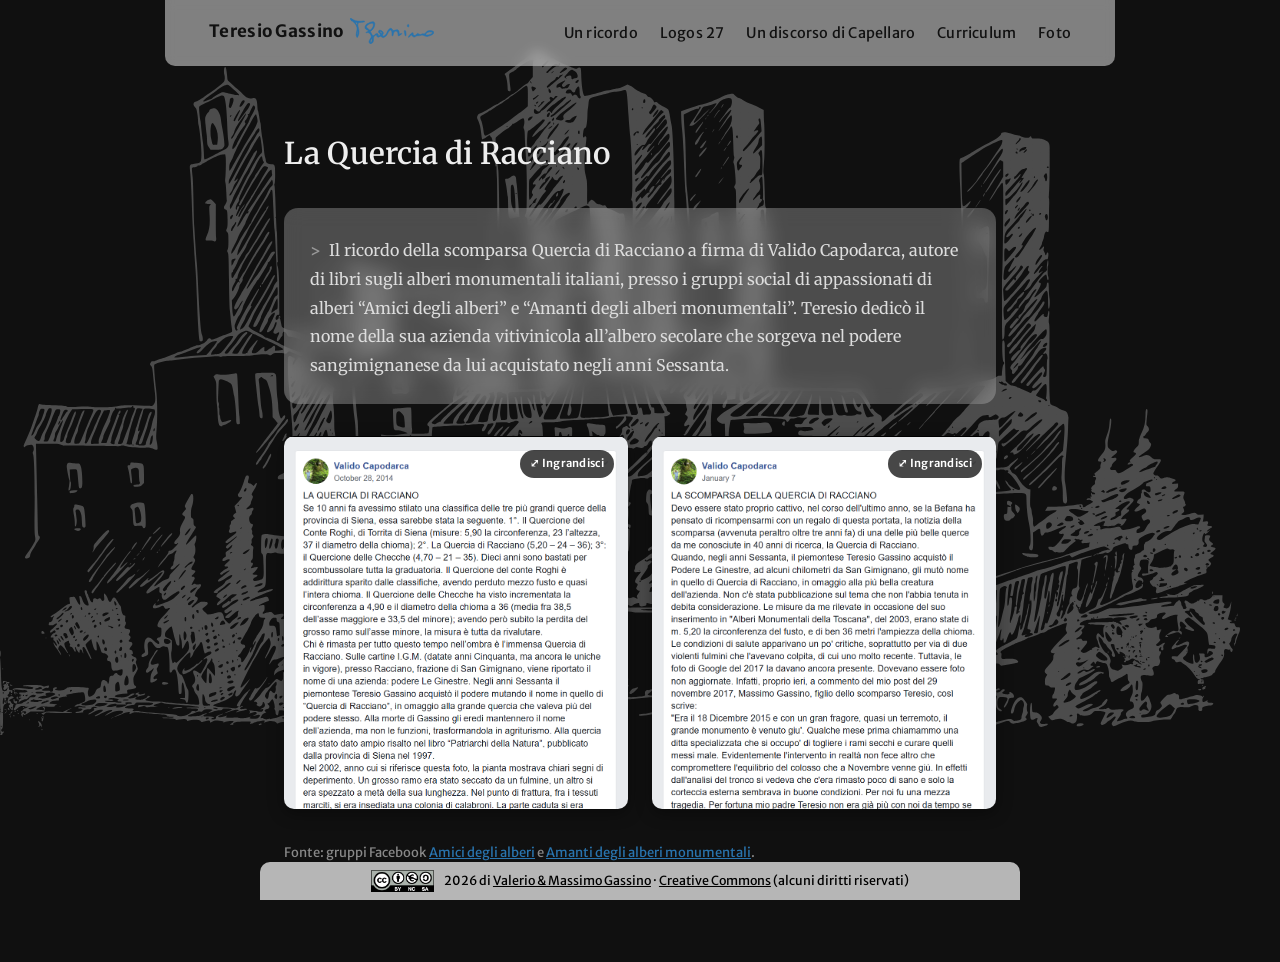
<file: quercia.html>
<!DOCTYPE html>
<html lang="it">
<head>
<meta charset="UTF-8">
<meta name="viewport" content="width=device-width, initial-scale=1.0">
<title>Teresio Gassino — Quercia</title>
<meta name="description" content="La Quercia di Racciano">
<link rel="preconnect" href="https://fonts.googleapis.com">
<link rel="preconnect" href="https://fonts.gstatic.com" crossorigin>
<link rel="stylesheet" href="css/style.css">
</head>
<body class="page-quercia">

<!-- This page is intentionally NOT in the nav bar, same as on the original
     Wix site — it's only reachable via the "La Quercia di Racciano" link
     on the home page. -->
<header class="site-nav">
  <div class="nav-inner">
    <a href="index.html" class="brand">Teresio Gassino <img src="images/firma.svg" alt="" class="brand-signature"></a>
    <nav class="nav-links">
    <a href="home.html">Un ricordo</a>
    <a href="logos.html">Logos 27</a>
    <a href="discorso.html">Un discorso di Capellaro</a>
    <a href="curriculum.html">Curriculum</a>
    <a href="galleria.html">Foto</a>
  </nav>
    <button class="menu-toggle" aria-label="Apri il menu">
      <span></span><span></span><span></span>
    </button>
  </div>
</header>

<main>
  <h1>La Quercia di Racciano</h1>

  <div class="ritagli-band">
    <p>Il ricordo della scomparsa Quercia di Racciano a firma di Valido Capodarca, autore di libri sugli alberi monumentali italiani, presso i gruppi social di appassionati di alberi &ldquo;Amici degli alberi&rdquo; e &ldquo;Amanti degli alberi monumentali&rdquo;. Teresio dedic&ograve; il nome della sua azienda vitivinicola all&rsquo;albero secolare che sorgeva nel podere sangimignanese da lui acquistato negli anni Sessanta.</p>
  </div>

  <div class="quercia-windows">
    <div class="quercia-window">
      <a class="quercia-expand" href="images/quercia/quercia-racciano-1.png" target="_blank" rel="noopener">&#10530; Ingrandisci</a>
      <img src="images/quercia/quercia-racciano-1.png" alt="Quercia di Racciano — ricordo 1">
    </div>
    <div class="quercia-window">
      <a class="quercia-expand" href="images/quercia/quercia-racciano-2.png" target="_blank" rel="noopener">&#10530; Ingrandisci</a>
      <img src="images/quercia/quercia-racciano-2.png" alt="Quercia di Racciano — ricordo 2">
    </div>
  </div>

  <p class="fonte">Fonte: gruppi Facebook <a href="https://www.facebook.com/groups/37388146517/permalink/10152876722151518/" target="_blank" rel="noopener">Amici degli alberi</a> e <a href="https://www.facebook.com/groups/45736018307/permalink/10157002634758308/" target="_blank" rel="noopener">Amanti degli alberi monumentali</a>.</p>
</main>

<footer>
  <a href="https://creativecommons.org/licenses/by-nc-sa/4.0/deed.it" target="_blank" rel="noopener">
    <img src="images/creative.png" alt="Licenza Creative Commons" class="cc-logo">
  </a>
  <p>2026 di <a href="mailto:teresiowebpage@protonmail.com">Valerio &amp; Massimo Gassino</a><span class="desktop-dot"> &middot;</span><br class="mobile-break">
  <a href="https://creativecommons.org/licenses/by-nc-sa/4.0/deed.it" target="_blank" rel="noopener">Creative Commons</a> (alcuni diritti riservati)</p>
</footer>

<script src="js/animations.js"></script>
</body>
</html>
</file>
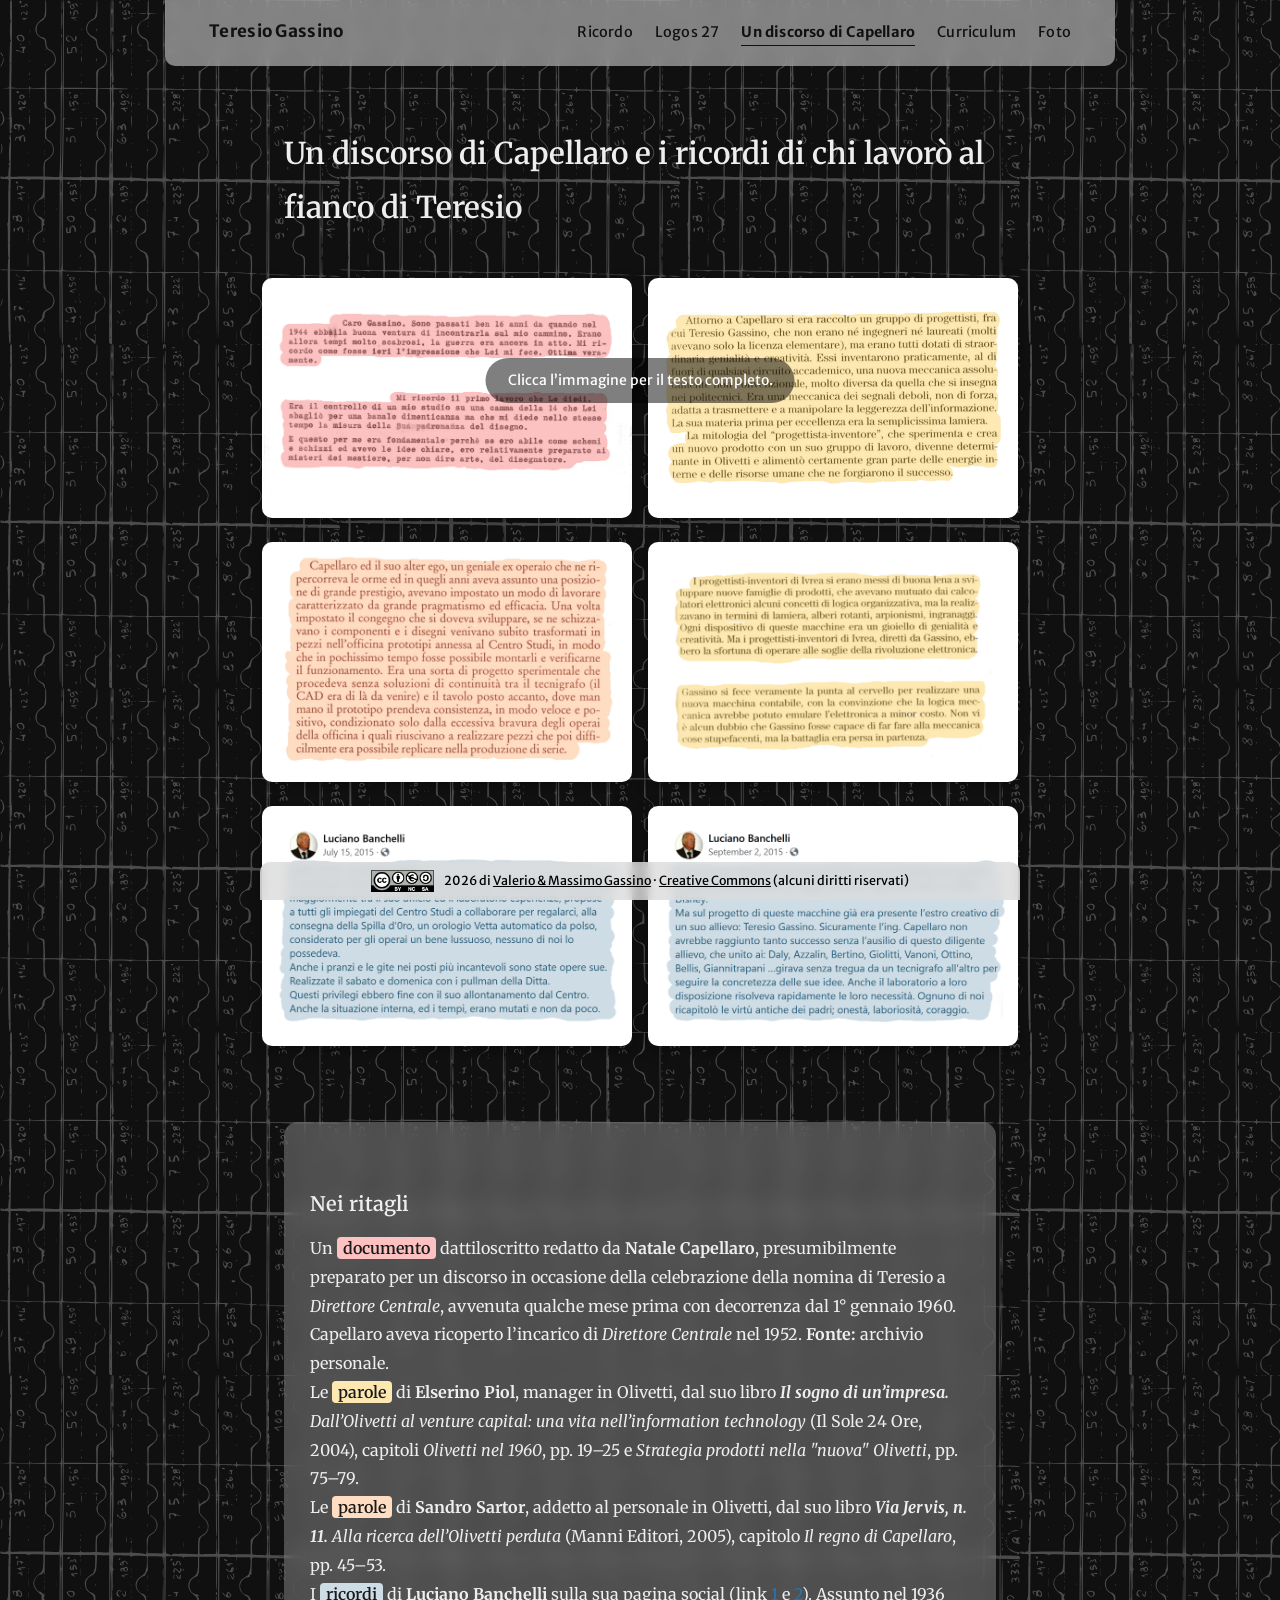
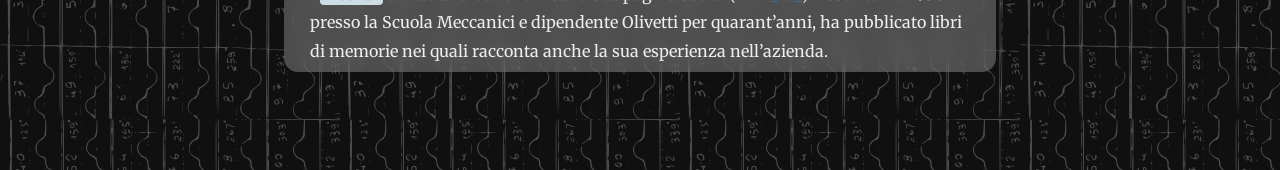
<file: un-discorso-di-capellaro.html>
<!DOCTYPE html>
<html lang="it">
<head>
<meta charset="UTF-8">
<meta name="viewport" content="width=device-width, initial-scale=1.0">
<title>Teresio Gassino — Un discorso di Capellaro</title>
<link rel="preconnect" href="https://fonts.googleapis.com">
<link rel="preconnect" href="https://fonts.gstatic.com" crossorigin>
<link rel="stylesheet" href="css/style.css">
</head>
<body class="page-discorso">

<header class="site-nav">
  <div class="nav-inner">
    <a href="index.html" class="brand">Teresio Gassino</a>
    <nav class="nav-links">
    <a href="home.html">Ricordo</a>
    <a href="logos-27.html">Logos 27</a>
    <a href="un-discorso-di-capellaro.html" class="active">Un discorso di Capellaro</a>
    <a href="curriculum.html">Curriculum</a>
    <a href="galleria-immagini.html">Foto</a>
  </nav>
    <button class="menu-toggle" aria-label="Apri il menu">
      <span></span><span></span><span></span>
    </button>
  </div>
</header>

<main>
  <h1>Un discorso di Capellaro e i ricordi di chi lavor&ograve; al fianco di Teresio</h1>

  <!-- Six thumbnails slide in together, arranged in 3 rows of 2, well spaced out. -->
  <div class="clump-stage">
    <p class="discorso-hint">Clicca l&rsquo;immagine per il testo completo.</p>
    <div class="clump-anchor">

      <div class="clump-photo" style="--fx:-1100px; --fy:-384px; --tx:-378px; --ty:-384px; --delay:0.05s;">
        <a href="pdf/Capellaro.pdf" target="_blank" rel="noopener">
          <img src="images/discorso/capellaro.jpg" alt="Documento di Capellaro">
        </a>
      </div>

      <div class="clump-photo" style="--fx:1100px; --fy:-384px; --tx:8px; --ty:-384px; --delay:0.18s;">
        <a href="pdf/Piol1.pdf" target="_blank" rel="noopener">
          <img src="images/discorso/piol.jpg" alt="Elserino Piol">
        </a>
      </div>

      <div class="clump-photo" style="--fx:-1100px; --fy:-120px; --tx:-378px; --ty:-120px; --delay:0.31s;">
        <a href="pdf/Sartor.pdf" target="_blank" rel="noopener">
          <img src="images/discorso/sartor.jpg" alt="Sandro Sartor">
        </a>
      </div>

      <div class="clump-photo" style="--fx:1100px; --fy:-120px; --tx:8px; --ty:-120px; --delay:0.44s;">
        <a href="pdf/Piol2.pdf" target="_blank" rel="noopener">
          <img src="images/discorso/piol2.jpg" alt="Elserino Piol">
        </a>
      </div>

      <div class="clump-photo" style="--fx:-1100px; --fy:144px; --tx:-378px; --ty:144px; --delay:0.57s;">
        <a href="pdf/BanchelliLogos.jpg" target="_blank" rel="noopener">
          <img src="images/discorso/banchelli1.jpg" alt="Luciano Banchelli">
        </a>
      </div>

      <div class="clump-photo" style="--fx:1100px; --fy:144px; --tx:8px; --ty:144px; --delay:0.7s;">
        <a href="pdf/BanchelliRicordo.jpg" target="_blank" rel="noopener">
          <img src="images/discorso/banchelli2.jpg" alt="Luciano Banchelli">
        </a>
      </div>

    </div>
  </div>

  <!-- All the text sits below the clustered images, in one dark band -->
  <div class="ritagli-band">
    <h2>Nei ritagli</h2>

    <blockquote>
      Un <a href="pdf/Capellaro.pdf" target="_blank" rel="noopener" class="hl" style="background:#FCC1C1;">documento</a> dattiloscritto redatto da <strong>Natale Capellaro</strong>, presumibilmente preparato per un discorso in occasione della celebrazione della nomina di Teresio a <em>Direttore Centrale</em>, avvenuta qualche mese prima con decorrenza dal 1&deg; gennaio 1960. Capellaro aveva ricoperto l&rsquo;incarico di <em>Direttore Centrale</em> nel 1952. <strong>Fonte:</strong> archivio personale.
    </blockquote>

    <blockquote>
      Le <a href="pdf/PiolFull.pdf" target="_blank" rel="noopener" class="hl" style="background:#FEE8B2;">parole</a> di <strong>Elserino Piol</strong>, manager in Olivetti, dal suo libro <strong><em>Il sogno di un&rsquo;impresa.</em></strong> <em>Dall&rsquo;Olivetti al venture capital: una vita nell&rsquo;information technology</em> (Il Sole 24 Ore, 2004), capitoli <em>Olivetti nel 1960</em>, pp. 19&ndash;25 e <em>Strategia prodotti nella "nuova" Olivetti</em>, pp. 75&ndash;79.
    </blockquote>

    <blockquote>
      Le <a href="pdf/Sartor.pdf" target="_blank" rel="noopener" class="hl" style="background:#FFDDC2;">parole</a> di <strong>Sandro Sartor</strong>, addetto al personale in Olivetti, dal suo libro <strong><em>Via Jervis, n. 11.</em></strong> <em>Alla ricerca dell&rsquo;Olivetti perduta</em> (Manni Editori, 2005), capitolo <em>Il regno di Capellaro</em>, pp. 45&ndash;53.
    </blockquote>

    <blockquote>
      I <a href="pdf/BanchelliFull.jpg" target="_blank" rel="noopener" class="hl" style="background:#CEDCE6;">ricordi</a> di <strong>Luciano Banchelli</strong> sulla sua pagina social (link <a href="https://www.facebook.com/luciano.banchelli.5/posts/910468195707081" target="_blank" rel="noopener">1</a> e <a href="https://www.facebook.com/photo?fbid=885829444837623" target="_blank" rel="noopener">2</a>). Assunto nel 1936 presso la Scuola Meccanici e dipendente Olivetti per quarant&rsquo;anni, ha pubblicato libri di memorie nei quali racconta anche la sua esperienza nell&rsquo;azienda.
    </blockquote>
  </div>
</main>

<footer>
  <a href="https://creativecommons.org/licenses/by-nc-sa/4.0/deed.it" target="_blank" rel="noopener">
    <img src="images/creative.png" alt="Licenza Creative Commons" class="cc-logo">
  </a>
  <p>2026 di <a href="mailto:teresiowebpage@protonmail.com">Valerio &amp; Massimo Gassino</a><span class="desktop-dot"> &middot;</span><br class="mobile-break">
  <a href="https://creativecommons.org/licenses/by-nc-sa/4.0/deed.it" target="_blank" rel="noopener">Creative Commons</a> (alcuni diritti riservati)</p>
</footer>

<script src="js/animations.js"></script>
</body>
</html>
</file>
<file: css/style.css>
@import url('https://fonts.googleapis.com/css2?family=Merriweather:ital,wght@0,300;0,400;0,700;0,900;1,400&family=Merriweather+Sans:ital,wght@0,400;0,500;0,700;1,400&display=swap');

* { box-sizing: border-box; margin: 0; padding: 0; }

body {
  font-family: 'Merriweather', Georgia, serif;
  background: #101010;
  color: #eee;
  min-height: 100vh;
  line-height: 1.8;
  overflow-x: hidden;
}

/* --- site nav: fixed bar, hides on scroll down, reappears on scroll up.
   Floats narrower than full width (max-width 860px — measured to
   comfortably fit brand + 5 links on one line with real margin, while
   still reading as a floating panel like the footer). Flush with the
   top edge, so only the bottom corners round — mirrors the footer,
   which is flush with the bottom edge and rounds only its top corners. --- */
.site-nav {
  position: fixed;
  top: 0;
  left: 0;
  right: 0;
  max-width: 950px;
  margin: 0 auto;
  z-index: 100;
  padding: 0 44px;
  background: rgba(220, 220, 220, 0.55);
  backdrop-filter: blur(6px);
  border-radius: 0 0 10px 10px;
  transition: transform 0.35s ease;
}

.site-nav.nav-hidden {
  transform: translateY(-100%);
}

.nav-inner {
  max-width: 900px;
  margin: 0 auto;
  display: flex;
  flex-wrap: nowrap;
  align-items: center;
  justify-content: space-between;
  gap: 28px;
  padding: 16px 0;
}

.brand,
.nav-links {
  position: relative;
  z-index: 1;
}

.brand {
  font-family: 'Merriweather Sans', Arial, sans-serif;
  color: #111;
  font-weight: 700;
  font-size: 17px;
  letter-spacing: 0.3px;
  text-decoration: none;
  white-space: nowrap;
  padding-bottom: 2px;
  border-bottom: 1px solid transparent;
  display: inline-flex;
  align-items: center;
  gap: 6px;
}

.brand-signature {
  height: 26px;
  width: auto;
  display: block;
}

.brand:hover {
  border-bottom-color: #111;
}

.nav-links {
  display: flex;
  flex-wrap: nowrap;
  justify-content: flex-end;
  gap: 22px;
}

.nav-links a {
  font-family: 'Merriweather Sans', Arial, sans-serif;
  color: #111;
  text-decoration: none;
  font-size: 14.5px;
  letter-spacing: 0.2px;
  white-space: nowrap;
  transition: opacity 0.2s ease;
}

.nav-links a:hover,
.nav-links a.active {
  font-weight: 700;
  border-bottom: 1px solid #111;
}

.menu-toggle {
  display: none;
  position: relative;
  z-index: 1;
  width: 26px;
  height: 20px;
  background: none;
  border: none;
  padding: 0;
  cursor: pointer;
}

.menu-toggle span {
  position: absolute;
  left: 0;
  right: 0;
  height: 2px;
  border-radius: 2px;
  background: #111;
  transition: top 0.3s ease, transform 0.3s ease, opacity 0.2s ease;
}

.menu-toggle span:nth-child(1) { top: 0; }
.menu-toggle span:nth-child(2) { top: 9px; }
.menu-toggle span:nth-child(3) { top: 18px; }

.menu-toggle.open span:nth-child(1) {
  top: 9px;
  transform: rotate(45deg);
}

.menu-toggle.open span:nth-child(2) {
  opacity: 0;
}

.menu-toggle.open span:nth-child(3) {
  top: 9px;
  transform: rotate(-45deg);
}

/* mobile: thin bar with brand left, burger right; links become a dropdown.
   Threshold raised to 880px: with the real Merriweather Sans font (wider
   than the fallback), the nav-inner needs more room before it fits on
   one line without wrapping. */
@media (max-width: 1080px) {
  .site-nav {
    padding: 0 20px;
    max-width: none;
    border-radius: 0;
  }

  .nav-inner {
    padding: 12px 0;
  }

  .menu-toggle {
    display: block;
  }

  .nav-links {
    display: flex;
    position: absolute;
    top: 100%;
    left: 0;
    right: 0;
    flex-direction: column;
    align-items: center;
    gap: 4px;
    padding: 0 24px;
    background: rgba(220, 220, 220, 0.82);
    backdrop-filter: blur(6px);
    max-height: 0;
    opacity: 0;
    overflow: hidden;
    pointer-events: none;
    transition: max-height 0.55s cubic-bezier(0.25, 0.8, 0.25, 1), opacity 0.4s ease, padding 0.55s ease;
  }

  .nav-links a {
    padding: 9px 0;
  }

  .nav-links.open {
    max-height: 400px;
    opacity: 1;
    padding: 22px 24px 26px;
    pointer-events: auto;
  }
}

/* reserve space so fixed nav doesn't cover the top of the page content */
body {
  padding-top: 66px;
}

main {
  max-width: 760px;
  margin: 0 auto;
  padding: 60px 24px 98px;
}

h1 {
  font-size: 30px;
  font-weight: 600;
  margin-bottom: 28px;
}

/* whatever type of element happens to close a page (p, figure, div...)
   carries its own trailing margin, which otherwise stacks on top of
   main's own padding-bottom and makes the gap to the footer vary by
   page depending on content type. Zeroing it here makes that gap a
   single, predictable value everywhere. */
main > *:last-child {
  margin-bottom: 0;
}

/* vertical rhythm, scaled down for mobile: the same fixed pixel gap
   reads as proportionally larger on a small screen (less surrounding
   content, less width) than on desktop, so mobile gets its own
   smaller values instead of inheriting the desktop numbers as-is */
@media (max-width: 700px) {
  main {
    padding-top: 24px;
    padding-bottom: 61px;
  }

  h1 {
    margin-bottom: 12px;
  }
}

h2 {
  font-size: 20px;
  font-weight: 600;
  margin: 36px 0 12px;
}

p {
  margin-bottom: 18px;
  color: #ddd;
}

a {
  color: #2974AE;
}

figure {
  margin: 32px 0;
}

figcaption {
  font-size: 13px;
  color: #888;
  margin-top: 8px;
}

/* --- scroll-reveal images: slide in from a side, once --- */
.reveal-img img {
  width: 100%;
  border-radius: 8px;
  display: block;
  opacity: 0;
  transform: translateX(-60px);
  transition: opacity 0.8s ease, transform 0.8s ease;
}

.reveal-img.from-right img {
  transform: translateX(60px);
}

.reveal-img.visible img {
  opacity: 1;
  transform: translateX(0);
}

/* --- side-by-side figure: image + description next to each other --- */
.reveal-img.side {
  display: flex;
  align-items: center;
  gap: 28px;
}

.reveal-img.side > a,
.reveal-img.side > img {
  width: 42%;
  flex-shrink: 0;
}

.reveal-img.side figcaption {
  flex: 1;
  margin-top: 0;
  font-size: 15px;
  color: #ccc;
  line-height: 1.7;
}

.reveal-img.side.from-right {
  flex-direction: row-reverse;
}

/* text aligned to the top of the image instead of centered vertically */
.reveal-img.side.align-top {
  align-items: flex-start;
}

/* consistent image proportions so text block height roughly matches the image */
.reveal-img.side img {
  aspect-ratio: 4 / 3;
  object-fit: cover;
}

/* taller, squarer crop for images that need more vertical room */
.reveal-img.side.square img {
  aspect-ratio: 1 / 1;
}

/* crop from the top instead of the center, for portrait-ish source images */
.reveal-img.side.crop-top img {
  object-position: top;
}

/* colored band behind image + text, like the landing page cards.
   Solid pastel colour only — the technical drawings live on the page
   background instead (see body.page-* rules below), not inside these. */
.reveal-img.side.color-band {
  position: relative;
  padding: 22px;
  border-radius: 14px;
  color: #1a1a1a;
  background-color: var(--band-color, transparent);
}

.reveal-img.side.color-band figcaption {
  color: #222;
}

.reveal-img.side.color-band figcaption p {
  color: #222;
}

.reveal-img.side.color-band figcaption a {
  color: #2974AE;
  text-decoration: underline;
}

/* technical drawings as a faint watermark across the black page
   background — a near-opaque dark tint on top lets only a sliver of
   the pattern show through, so it never competes with the text or,
   on Logos/Curriculum, with the pastel colour bands sitting on top */
body.page-logos {
  background-image:
    linear-gradient(rgba(16, 16, 16, 0.75), rgba(16, 16, 16, 0.75)),
    url('../sfondi/disegno-1.svg');
  background-repeat: no-repeat, repeat;
  background-size: cover, 340px auto;
  background-color: #101010;
}

body.page-curriculum {
  background-image:
    linear-gradient(rgba(16, 16, 16, 0.75), rgba(16, 16, 16, 0.75)),
    url('../sfondi/disegno-2.svg');
  background-repeat: no-repeat, repeat;
  background-size: cover, 340px auto;
  background-color: #101010;
}

body.page-discorso {
  background-image:
    linear-gradient(rgba(16, 16, 16, 0.75), rgba(16, 16, 16, 0.75)),
    url('../sfondi/disegno-3.svg');
  background-repeat: no-repeat, repeat;
  background-size: cover, 340px auto;
  background-color: #101010;
}

body.page-index {
  background-image:
    linear-gradient(rgba(16, 16, 16, 0.75), rgba(16, 16, 16, 0.75)),
    url('../sfondi/disegno-4.svg');
  background-repeat: no-repeat, repeat;
  background-size: cover, 340px auto;
  background-color: #101010;
}

body.page-quercia {
  background-image:
    linear-gradient(rgba(16, 16, 16, 0.75), rgba(16, 16, 16, 0.75)),
    url('../sfondi/sgimignano.svg');
  background-repeat: no-repeat, no-repeat;
  background-size: cover, 1240px auto;
  background-color: #101010;
  background-position-y: 50px;
}

@media (max-width: 640px) {
  .reveal-img.side {
    flex-direction: column !important;
  }
  .reveal-img.side > a,
  .reveal-img.side > img {
    width: 100%;
  }
}

/* --- clump: several images slide in together from different sides
   and land clustered with spacing between them, then page text follows below.
   Each .clump-photo sets its own --fx/--fy (start offset) and --tx/--ty
   (resting offset) inline, so the same keyframe works for all of them.
   The stage bleeds slightly past main's padding (negative margin) to
   give the photos more room to actually grow larger. --- */
.clump-stage {
  position: relative;
  height: 800px;
  width: calc(100% + 48px);
  margin: 0 -24px 60px;
}

.clump-anchor {
  position: absolute;
  top: 50%;
  left: 50%;
  width: 0;
  height: 0;
}

.clump-photo {
  position: absolute;
  width: 370px;
  height: 240px;
  opacity: 0;
  box-shadow: 0 4px 12px rgba(0, 0, 0, 0.35);
  animation: clumpIn 0.9s cubic-bezier(0.25, 0.8, 0.25, 1) forwards;
  animation-delay: var(--delay, 0s);
}

.clump-photo img {
  width: 100%;
  height: 100%;
  object-fit: cover;
  display: block;
}

.clump-photo a {
  position: relative;
  display: block;
  width: 100%;
  height: 100%;
  border-radius: 10px;
  overflow: hidden;
}

.clump-photo a::after {
  content: "";
  position: absolute;
  inset: 0;
  background: rgba(0, 0, 0, 0);
  transition: background 0.2s ease;
}

.clump-photo a:hover::after {
  background: rgba(0, 0, 0, 0.18);
}

@keyframes clumpIn {
  from { transform: translate(var(--fx), var(--fy)); opacity: 0; }
  to   { transform: translate(var(--tx), var(--ty)); opacity: 1; }
}

/* on narrow screens, drop the clustered layout entirely and stack the
   images vertically at a readable size, instead of shrinking them */
@media (max-width: 640px) {
  .clump-stage {
    height: auto;
    width: 100%;
    max-width: 420px;
    margin: 0 auto 60px;
  }
  .clump-anchor {
    position: static;
    width: auto;
    height: auto;
    display: flex;
    flex-direction: column;
    gap: 16px;
  }
  .clump-photo {
    position: static;
    width: 100%;
    height: auto;
    aspect-ratio: 14 / 9;
    opacity: 1;
    animation: none;
  }
}

footer {
  position: fixed;
  bottom: 0;
  left: 0;
  right: 0;
  max-width: 760px;
  margin: 0 auto;
  z-index: 90;
  display: flex;
  align-items: center;
  justify-content: center;
  gap: 10px;
  flex-wrap: wrap;
  text-align: center;
  padding: 8px 20px;
  background: rgba(220, 220, 220, 0.82);
  backdrop-filter: blur(4px);
  border-radius: 10px 10px 0 0;
  color: #000;
  font-family: 'Merriweather Sans', Arial, sans-serif;
  font-size: 12.5px;
}

footer a { color: #000; }

/* forces a line break in the footer credit line, but only on mobile —
   on desktop the <br> is suppressed and everything stays on one line */
.mobile-break {
  display: none;
}

@media (max-width: 700px) {
  .mobile-break {
    display: inline;
  }

  .desktop-dot {
    display: none;
  }
}

/* the global "p { color: #ddd }" rule directly targets this <p> too,
   and a direct rule always wins over inheriting footer's own color —
   so it needs its own explicit override here, not just on footer. */
footer p {
  color: #000;
  line-height: 1.4;
  margin: 0;
}

footer .cc-logo {
  height: 22px;
  width: auto;
  display: block;
}

@media (max-width: 700px) {
  footer {
    padding: 5px 14px;
    font-size: 10.5px;
    gap: 6px;
    border-radius: 0;
  }

  footer p {
    line-height: 1.3;
  }

  footer .cc-logo {
    height: 15px;
  }
}

/* small print / citation lines ("Fonte: ...") throughout the site */
.fonte {
  font-family: 'Merriweather Sans', Arial, sans-serif;
  font-size: 13px;
  color: #888;
}

/* editorial framing lines (mine, not quoted from a source) — same
   weight and style as body text, just not bold like the quoted titles */
.intro-line {
  font-style: normal;
}

.gallery-grid {
  display: grid;
  grid-template-columns: repeat(auto-fill, minmax(200px, 1fr));
  gap: 16px;
}

.gallery-grid .reveal-img {
  position: relative;
  overflow: hidden;
  border-radius: 8px;
}

.gallery-grid .reveal-img img {
  aspect-ratio: 4 / 3;
  object-fit: cover;
  cursor: pointer;
  transition: filter 0.2s ease, transform 0.8s ease, opacity 0.8s ease;
}

.gallery-grid .reveal-img img:hover {
  filter: brightness(0.82);
}

/* flavor-text caption: hidden by default, fades in over the bottom of
   the thumbnail on hover */
.gallery-caption {
  position: absolute;
  left: 0;
  right: 0;
  bottom: 0;
  margin: 0;
  padding: 24px 12px 10px;
  background: linear-gradient(to top, rgba(0, 0, 0, 0.82), transparent);
  color: #fff;
  font-family: 'Merriweather Sans', Arial, sans-serif;
  font-size: 12.5px;
  line-height: 1.3;
  opacity: 0;
  transition: opacity 0.2s ease;
  pointer-events: none;
}

.gallery-grid .reveal-img:hover .gallery-caption {
  opacity: 1;
}

/* larger start offset for the gallery: creates a "two film reels sliding
   in" effect — the top row from the right, the bottom row from the left */
.gallery-grid .reveal-img img {
  transform: translateX(-260px);
}

.gallery-grid .reveal-img.from-right img {
  transform: translateX(260px);
}

.gallery-grid .reveal-img.visible img {
  transform: translateX(0);
}

/* --- highlighted words inside the "Un discorso" quotes, pointing to
   the color-coded image each paragraph refers to --- */
.hl {
  padding: 1px 6px;
  border-radius: 4px;
  color: #1a1a1a;
  font-weight: 600;
  text-decoration: none;
}

/* --- lightbox: click a gallery image to see it enlarged in an overlay --- */
.lightbox-overlay {
  display: none;
  position: fixed;
  inset: 0;
  z-index: 200;
  align-items: center;
  justify-content: center;
  padding: 40px;
  background: rgba(0, 0, 0, 0.88);
}

.lightbox-overlay.open {
  display: flex;
}

.lightbox-content {
  display: flex;
  flex-direction: column;
  align-items: center;
  max-width: 90vw;
  max-height: 88vh;
}

.lightbox-overlay img {
  max-width: 90vw;
  max-height: 80vh;
  border-radius: 8px;
  box-shadow: 0 20px 60px rgba(0, 0, 0, 0.6);
}

.lightbox-caption {
  margin: 14px 0 0;
  color: #fff;
  font-family: 'Merriweather Sans', Arial, sans-serif;
  font-size: 14px;
  text-align: center;
}

.lightbox-caption:empty {
  display: none;
}

.lightbox-close {
  position: absolute;
  top: 22px;
  right: 26px;
  background: none;
  border: none;
  color: #fff;
  font-size: 34px;
  line-height: 1;
  cursor: pointer;
}

/* prev/next: navigate the gallery without leaving the lightbox, loops
   at both ends. Keyboard arrows do the same (see animations.js) */
.lightbox-prev,
.lightbox-next {
  position: absolute;
  top: 50%;
  transform: translateY(-50%);
  background: rgba(0, 0, 0, 0.4);
  border: none;
  color: #fff;
  font-size: 40px;
  line-height: 1;
  width: 52px;
  height: 52px;
  border-radius: 50%;
  cursor: pointer;
  transition: background 0.2s ease;
}

.lightbox-prev:hover,
.lightbox-next:hover {
  background: rgba(0, 0, 0, 0.65);
}

.lightbox-prev {
  left: 18px;
}

.lightbox-next {
  right: 18px;
}

@media (max-width: 600px) {
  .lightbox-prev,
  .lightbox-next {
    width: 42px;
    height: 42px;
    font-size: 30px;
  }
  .lightbox-prev { left: 8px; }
  .lightbox-next { right: 8px; }
}

/* --- quercia scroll windows: tall Facebook screenshots contained in a
   fixed-height frame with a native vertical scrollbar, so the page
   itself doesn't become enormous. The expand button stays pinned to
   the top-right while scrolling (position: sticky), and opens the
   same lightbox used on the Foto page via .lightbox-trigger. --- */
.quercia-windows {
  display: flex;
  flex-wrap: wrap;
  gap: 24px;
  margin: 32px 0;
}

.quercia-window {
  position: relative;
  flex: 1 1 320px;
  height: 373px;
  overflow-y: auto;
  border-radius: 10px;
  background: #000;
  box-shadow: 0 4px 16px rgba(0, 0, 0, 0.4);
}

.quercia-window img {
  display: block;
  width: 100%;
  margin-top: -41px;
}

.quercia-expand {
  position: sticky;
  top: 14px;
  display: flex;
  align-items: center;
  gap: 4px;
  margin: 14px 14px 0 auto;
  padding: 4px 10px;
  width: fit-content;
  border: none;
  border-radius: 20px;
  background: rgba(0, 0, 0, 0.72);
  color: #fff;
  text-decoration: none;
  font-family: 'Merriweather Sans', Arial, sans-serif;
  font-size: 11px;
  font-weight: 600;
  letter-spacing: 0.3px;
  cursor: pointer;
  z-index: 2;
}

.quercia-expand:hover {
  background: rgba(0, 0, 0, 0.88);
}

@media (max-width: 700px) {
  .quercia-window {
    height: 280px;
    flex: 1 1 100%;
  }
}

/* single dark, translucent band wrapping a block of text (the "Nei
   ritagli" quotes, or the Quercia intro paragraph) */
.ritagli-band {
  background: rgba(255, 255, 255, 0.25);
  backdrop-filter: blur(10px);
  -webkit-backdrop-filter: blur(10px);
  border-radius: 14px;
  padding: 28px 26px 6px;
}

.ritagli-band p {
  color: #ddd;
}

.ritagli-band p::before {
  content: ">";
  display: inline;
  margin-right: 8px;
  color: #999;
  font-weight: 700;
}

/* overlay hint positioned within the first row of images (not centered
   on the whole tall clump), so it's visible immediately without any
   scroll — fades out on scroll instead of taking up permanent space
   in the reading column (see js/animations.js for the scroll handler) */
.discorso-hint {
  position: absolute;
  top: 96px;
  left: 50%;
  transform: translateX(-50%);
  z-index: 5;
  margin: 0;
  padding: 10px 22px;
  border-radius: 24px;
  background: rgba(0, 0, 0, 0.5);
  color: #fff;
  font-family: 'Merriweather Sans', Arial, sans-serif;
  font-size: 14px;
  text-align: center;
  white-space: nowrap;
  transition: opacity 0.4s ease;
  pointer-events: none;
}

.discorso-hint.hidden {
  opacity: 0;
}

@media (max-width: 640px) {
  .discorso-hint {
    top: 70px;
  }
}

@media (max-width: 500px) {
  .discorso-hint {
    white-space: normal;
    width: 80%;
  }
}

/* badge on linked images (Logos / Curriculum) indicating what the
   link opens: PDF, video, an external page, or a larger image */
.reveal-img.side > a {
  position: relative;
  display: block;
  overflow: hidden;
  border-radius: 8px;
}

.reveal-img.side > a::after {
  content: "";
  position: absolute;
  inset: 0;
  background: rgba(0, 0, 0, 0);
  transition: background 0.2s ease;
}

.reveal-img.side > a:hover::after {
  background: rgba(0, 0, 0, 0.18);
}

.img-badge {
  position: absolute;
  bottom: 10px;
  right: 10px;
  z-index: 1;
  display: flex;
  align-items: center;
  gap: 4px;
  padding: 4px 10px;
  border-radius: 20px;
  background: rgba(0, 0, 0, 0.72);
  color: #fff;
  font-family: 'Merriweather Sans', Arial, sans-serif;
  font-size: 11px;
  font-weight: 600;
  letter-spacing: 0.3px;
  white-space: nowrap;
}
</file>
